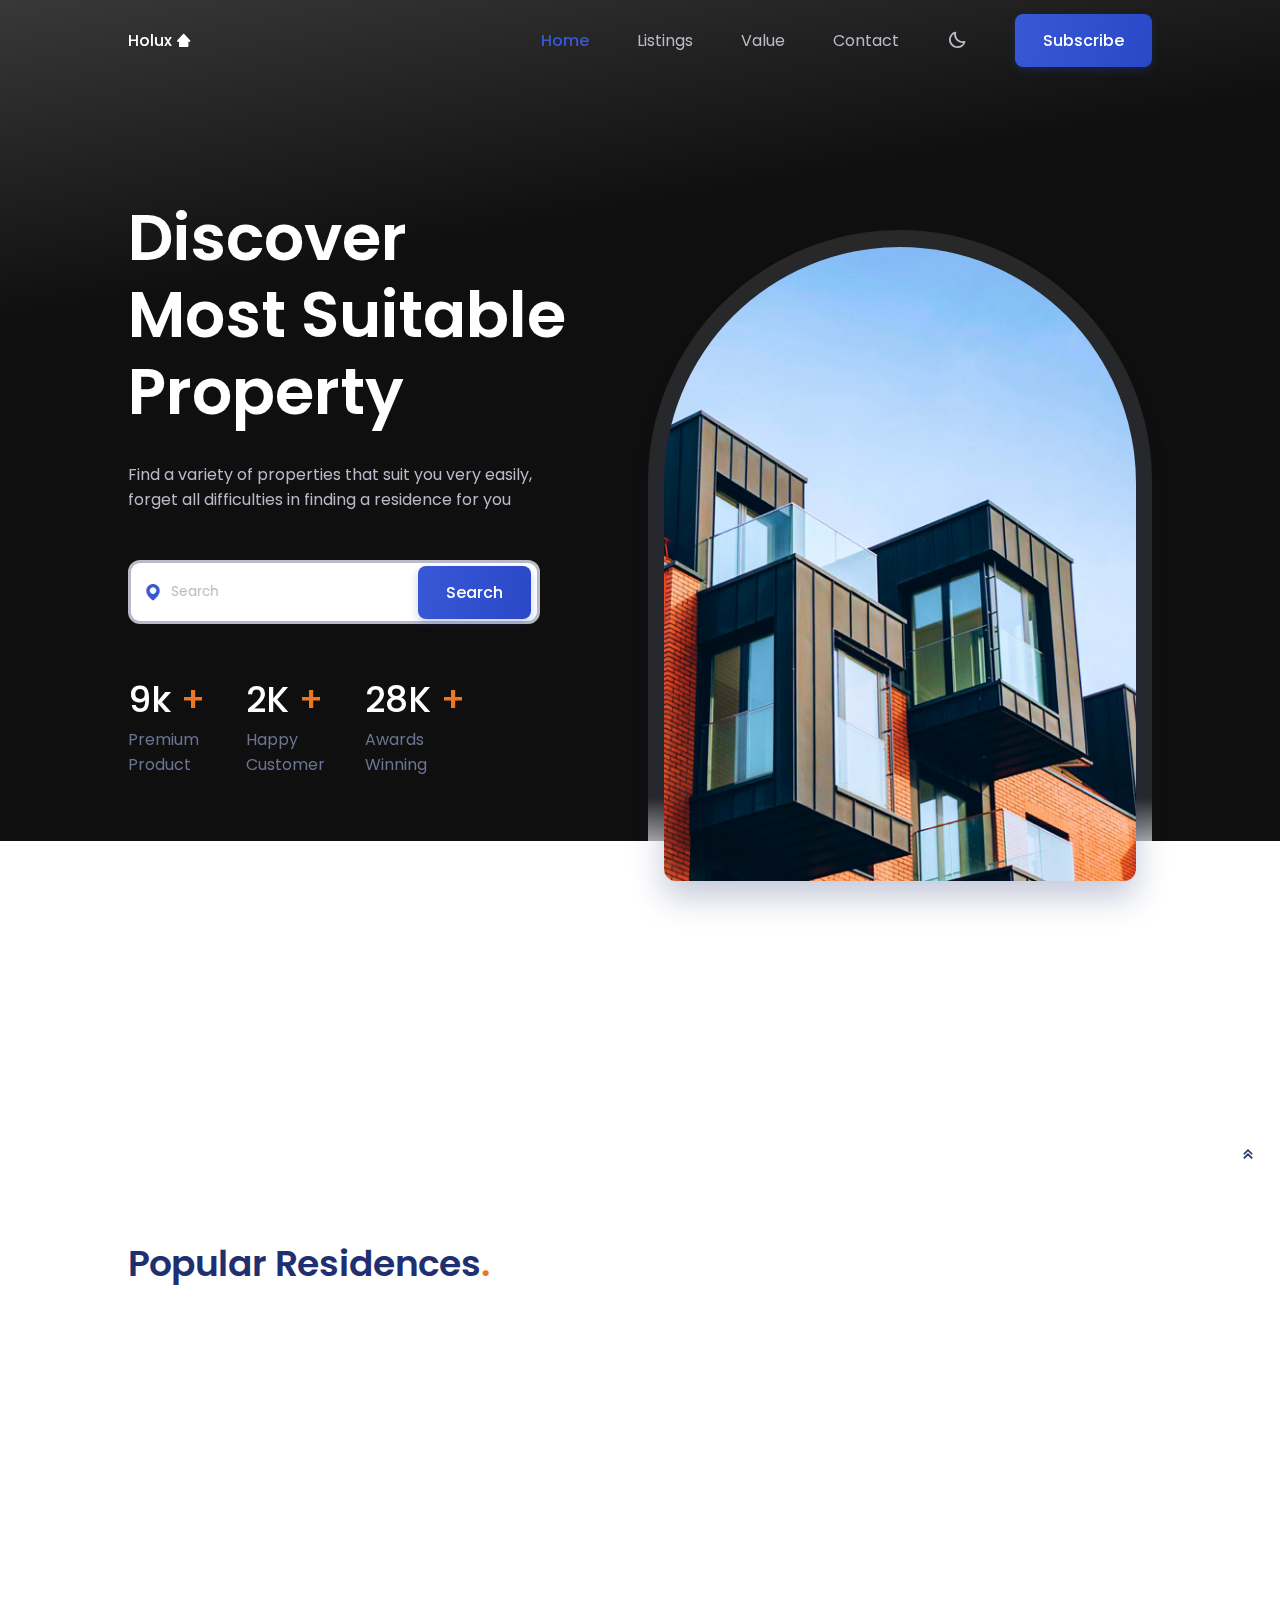
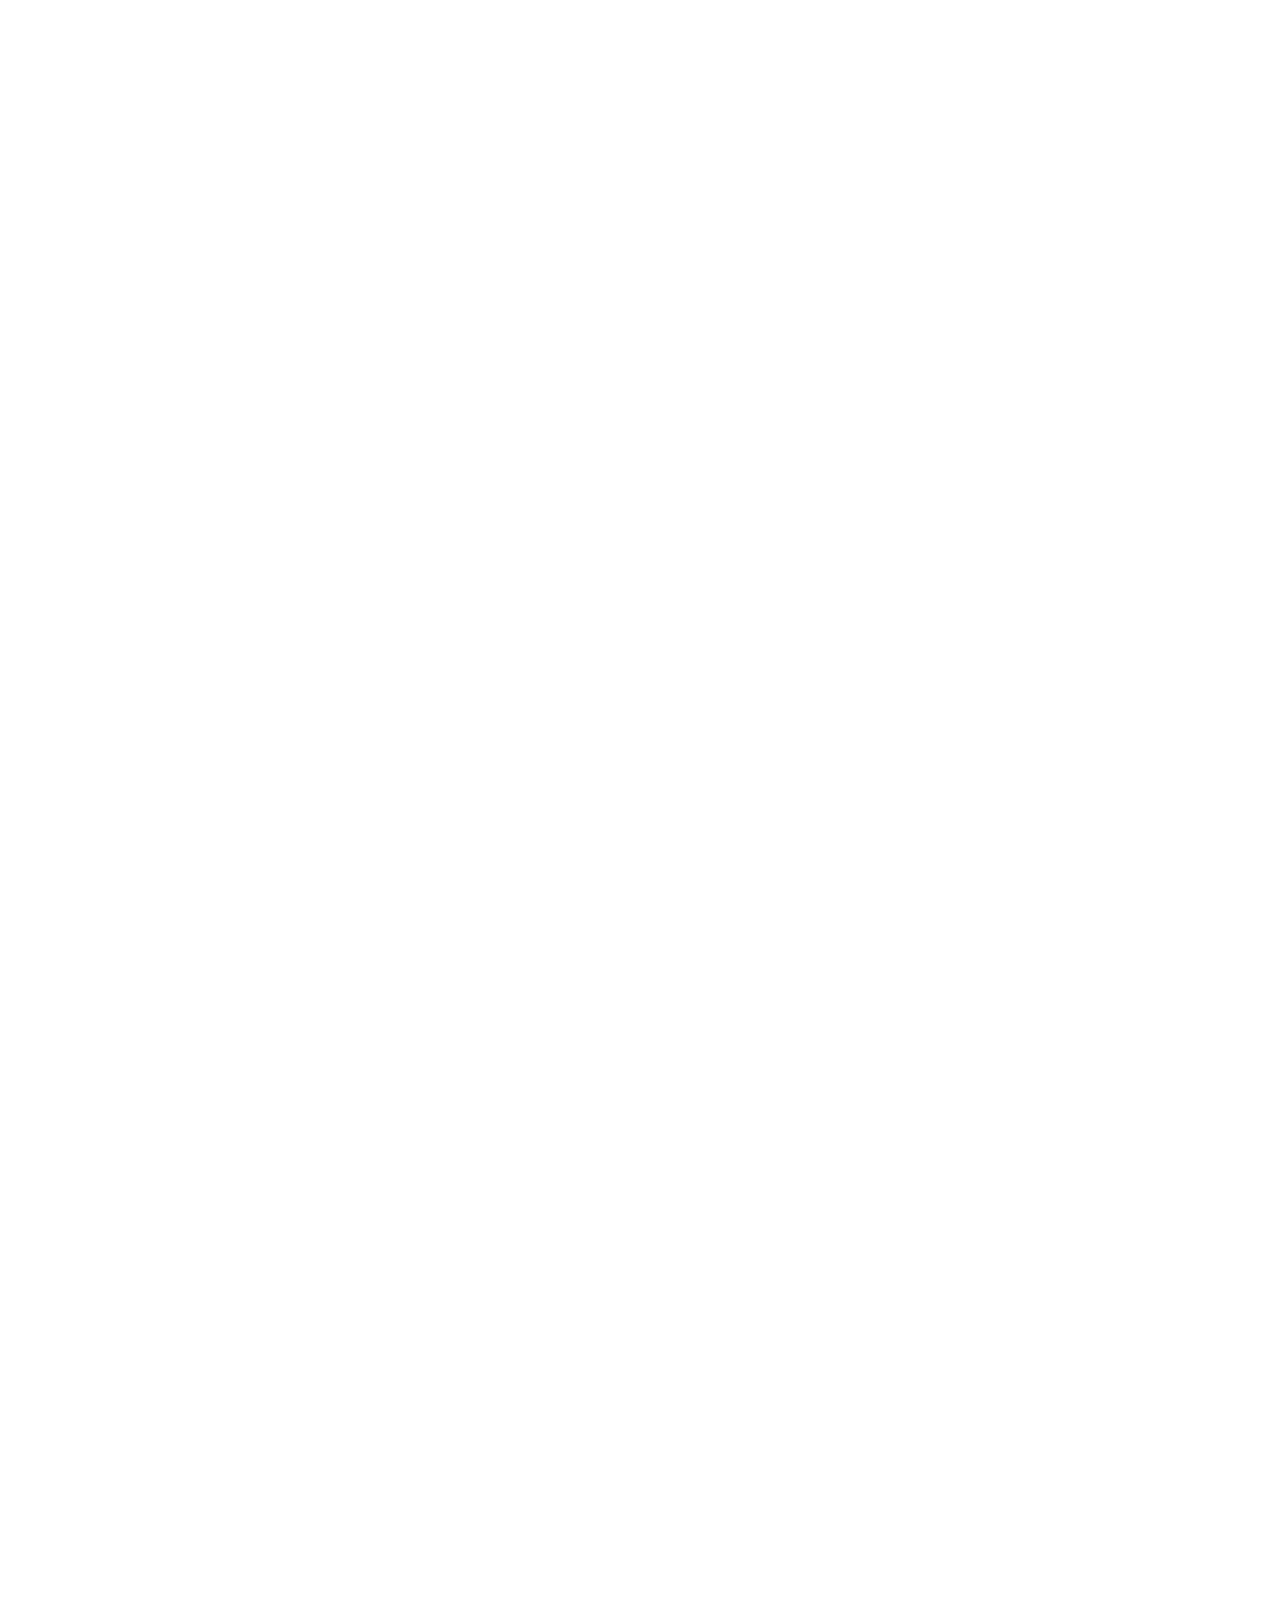
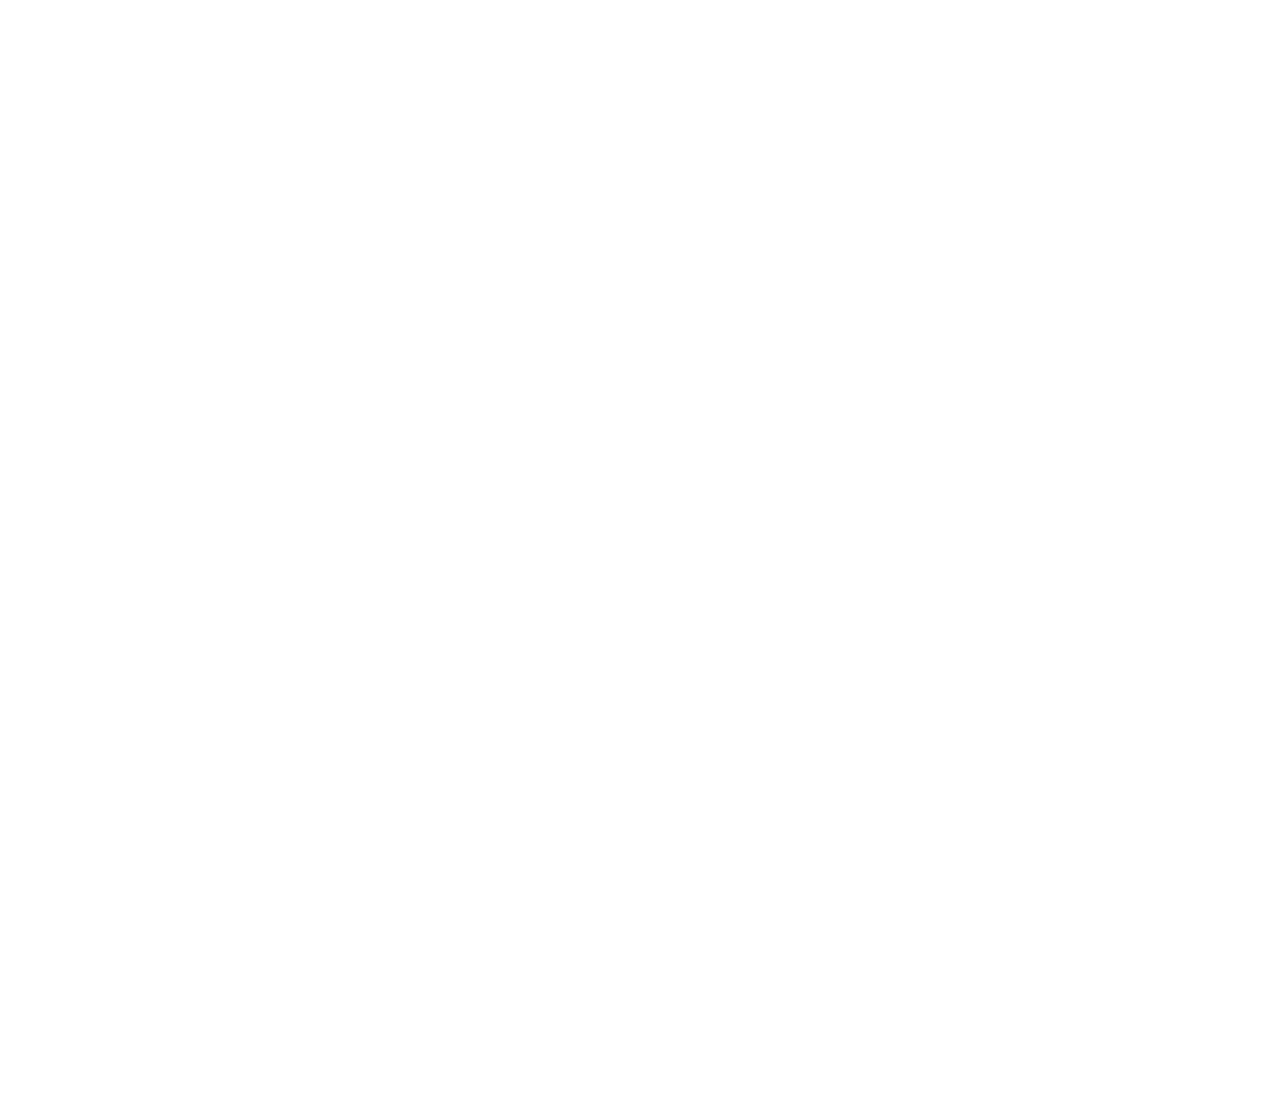
<file: index.html>
<!DOCTYPE html>
    <html lang="en">
    <head>
        <meta charset="UTF-8">
        <meta name="viewport" content="width=device-width, initial-scale=1.0">

        <!--=============== FAVICON ===============-->
        <link rel="shortcut icon" href="assets/img/favicon.png" type="image/x-icon">

        <!--=============== BOXICONS ===============-->
        <link href='https://unpkg.com/boxicons@2.1.4/css/boxicons.min.css' rel='stylesheet'>
        
        <!--=============== SWIPER CSS ===============-->
        <link rel="stylesheet" href="assets/css/swiper-bundle.min.css"/>

        <!--=============== CSS ===============-->
        <link rel="stylesheet" href="assets/css/styles.css">

        <title>Responsive listing website</title>
    </head>
    <body>
        <!--==================== HEADER ====================-->
        <header class="header" id="header">
            <nav class="nav container">
                <a href="#" class="nav__logo">
                    Holux <i class='bx bxs-home-alt-2'></i>
                </a>
                <div class="nav__menu">
                    <ul class="nav__list">
                        <li class="nav__item">
                            <a href="index.html" class="nav__link active-link">
                                <i class='bx bx-home-alt-2' ></i>
                                <span>Home</span>
                            </a>
                        </li>
                        <li class="nav__item">
                            <a href="listings.html" class="nav__link">
                                <i class='bx bx-buildings' ></i>
                                <span>Listings</span>
                            </a>
                        </li>
                        <li class="nav__item">
                            <a href="about.html" class="nav__link">
                                <i class='bx bx-award' ></i>
                                <span>Value</span>
                            </a>
                        </li>
                        <li class="nav__item">
                            <a href="contact.html" class="nav__link">
                                <i class='bx bx-phone' ></i>
                                <span>Contact</span>
                            </a>
                        </li>
                    </ul>
                </div>
                <!--========== Theme change ==========-->
                <i class='bx bx-moon change-theme' id="theme-button" ></i>

                <a href="" class="button nav__button">Subscribe</a>
            </nav>
        </header>

        <!--==================== MAIN ====================-->
        <main class="main">
            <!--==================== HOME ====================-->
            <section class="home section" id="home">
                <div class="home__container container grid">
                    <div class="home__data">
                        <h1 class="home__title">
                            Discover <br> Most Suitable <br> Property
                        </h1>
                        <p class="home__description">
                            Find a variety of properties that suit you very easily, forget all difficulties in finding a residence for you
                        </p>
                        <form action="" class="home__search">
                            <i class='bx bxs-map' ></i>
                            <input type="search" placeholder="Search" class="home__search-input">
                            <button class="button">Search</button>
                        </form>
                        <div class="home__value">
                            <div>
                                <h1 class="home__value-number">
                                    9k <span>+</span>
                                </h1>
                                <span class="home__value-description">
                                    Premium <br> Product
                                </span>
                            </div>
                            <div>
                                <h1 class="home__value-number">
                                    2K <span>+</span>
                                </h1>
                                <span class="home__value-description">
                                    Happy <br> Customer
                                </span>
                            </div>
                            <div>
                                <h1 class="home__value-number">
                                    28K <span>+</span>
                                </h1>
                                <span class="home__value-description">
                                    Awards <br> Winning
                                </span>
                            </div>
                        </div>
                    </div>
                    <div class="home__images">
                        <div class="home__orbe"></div>
                        <div class="home__img">
                            <img src="assets/img/home.jpg" alt="">
                        </div>
                    </div>
                </div>
            </section>

            <!--==================== LOGOS ====================-->
            <section class="logos section">
                <div class="logos__container container grid">
                    <div class="logos__img">
                        <img src="assets/img/logo1.png" alt="">
                    </div>
                    <div class="logos__img">
                        <img src="assets/img/logo2.png" alt="">
                    </div>
                    <div class="logos__img">
                        <img src="assets/img/logo3.png" alt="">
                    </div>
                    <div class="logos__img">
                        <img src="assets/img/logo4.png" alt="">
                    </div>
                </div>
            </section>

            <!--==================== POPULAR ====================-->
            <section class="polular section" id="popular">
                <div class="container">
                    
                    <h2 class="section__title">
                        Popular Residences<span>.</span>
                    </h2><a href="listings.html">
                    <div class="popular__container swiper">
                        <div class="swiper-wrapper">
                            <article class="popular__card swiper-slide">
                                <img src="assets/img/popular1.jpg" alt="" class="popular__img">
                                <div class="popular__data">
                                    <h2 class="popular__price">
                                        <span>$</span>66,356
                                    </h2>
                                    <h3 class="popular__title">
                                    <i class='bx bx-bed bd' > <span class="popular__description font">4 Beds</span></i>
                                    <i class='bx bx-bath bt'> <span class="popular__description font">3 Baths</span></i>
                                    <i class='bx bx-home ar'> <span class="popular__description font">9999 sqft</span></i>
                                    </h3>
                                    <p class="popular__description">
                                        Street The Garden City Of Miraflores, Lima - Perú Av. Sol #9876
                                    </p>
                                </div>
                            </article>
                            <article class="popular__card swiper-slide">
                                <img src="assets/img/popular2.jpg" alt="" class="popular__img">
                                <div class="popular__data">
                                    <h2 class="popular__price">
                                        <span>$</span>35,159
                                    </h2>
                                    <h3 class="popular__title">
                                    <i class='bx bx-bed bd' > <span class="popular__description font">4 Beds</span></i>
                                    <i class='bx bx-bath bt'> <span class="popular__description font">3 Baths</span></i>
                                    <i class='bx bx-home ar'> <span class="popular__description font">9999 sqft</span></i>
                                    </h3>
                                    <p class="popular__description">
                                        Street The Garden City Of Miraflores, Lima - Perú Av. Sol #9876
                                    </p>
                                </div>
                            </article>
                            <article class="popular__card swiper-slide">
                                <img src="assets/img/popular3.jpg" alt="" class="popular__img">
                                <div class="popular__data">
                                    <h2 class="popular__price">
                                        <span>$</span>75,043
                                    </h2>
                                    <h3 class="popular__title">
                                    <i class='bx bx-bed bd' > <span class="popular__description font">4 Beds</span></i>
                                    <i class='bx bx-bath bt'> <span class="popular__description font">3 Baths</span></i>
                                    <i class='bx bx-home ar'> <span class="popular__description font">9999 sqft</span></i>
                                    </h3>
                                    <p class="popular__description">
                                        Street The Garden City Of Miraflores, Lima - Perú Av. Sol #9876
                                    </p>
                                </div>
                            </article>
                            <article class="popular__card swiper-slide">
                                <img src="assets/img/popular4.jpg" alt="" class="popular__img">
                                <div class="popular__data">
                                    <h2 class="popular__price">
                                        <span>$</span>62,024
                                    </h2>
                                    <h3 class="popular__title">
                                    <i class='bx bx-bed bd' > <span class="popular__description font">4 Beds</span></i>
                                    <i class='bx bx-bath bt'> <span class="popular__description font">3 Baths</span></i>
                                    <i class='bx bx-home ar'> <span class="popular__description font">9999 sqft</span></i>
                                    </h3>
                                    <p class="popular__description">
                                        Street The Garden City Of Miraflores, Lima - Perú Av. Sol #9876
                                    </p>
                                </div>
                            </article>
                            <article class="popular__card swiper-slide">
                                <img src="assets/img/popular5.jpg" alt="" class="popular__img">
                                <div class="popular__data">
                                    <h2 class="popular__price">
                                        <span>$</span>47,043
                                    </h2>
                                    <h3 class="popular__title">
                                    <i class='bx bx-bed bd' > <span class="popular__description font">4 Beds</span></i>
                                    <i class='bx bx-bath bt'> <span class="popular__description font">3 Baths</span></i>
                                    <i class='bx bx-home ar'> <span class="popular__description font">9999 sqft</span></i>
                                    </h3>
                                    <p class="popular__description">
                                        Street The Garden City Of Miraflores, Lima - Perú Av. Sol #9876
                                    </p>
                                </div>
                            </article>
                        </div>
                        <div class="swiper-button-next">
                            <i class='bx bx-chevron-right'></i>
                        </div>
                        <div class="swiper-button-prev">
                            <i class='bx bx-chevron-left'></i>
                        </div>
                    </div></a>
                </div>
            </section>

            <!--==================== VALUE ====================-->
            <section class="value section" id="value">
                <div class="value__container container grid">
                    <div class="values__images">
                        <div class="value__orbe">
                            <div class="value__img">
                                <img src="assets/img/value.jpg" alt="">
                            </div>
                        </div>
                    </div>
                    <div class="value__content">
                        <div class="value__data">
                            
                            <h2 class="section__title">Value We Give To You<span>.</span></h2>
                            <p class="value__description">We always ready to help by providing the best service for you. We believe a good place to live can make your life better.</p>
                        </div>
                        <div class="value__accordion">
                            <div class="value__accordion-item">
                                <header class="value__accordion-header">
                                    <i class='bx bxs-shield-x value__accordion-icon'></i>
                                    <h3 class="value__accordion-title">
                                        Best interest rates on the market
                                    </h3>
                                    <div class="value__accordion-arrow">
                                        <i class='bx bxs-down-arrow'></i>
                                    </div>
                                </header>
                                <div class="value__accordion-content">
                                    <p class="value__accordion-description">
                                        Price we provides is the best for you, we guarantee no price changes on your property due to various unexpected costs that may come.
                                    </p>
                                </div>
                            </div>
                            <div class="value__accordion-item">
                                <header class="value__accordion-header">
                                    <i class='bx bxs-x-square value__accordion-icon'></i>
                                    <h3 class="value__accordion-title">
                                        Prevent unstable prices
                                    </h3>
                                    <div class="value__accordion-arrow">
                                        <i class='bx bxs-down-arrow'></i>
                                    </div>
                                </header>
                                <div class="value__accordion-content">
                                    <p class="value__accordion-description">
                                        Price we provides is the best for you, we guarantee no price changes on your property due to various unexpected costs that may come.
                                    </p>
                                </div>
                            </div>
                            <div class="value__accordion-item">
                                <header class="value__accordion-header">
                                    <i class='bx bxs-bar-chart-square value__accordion-icon'></i>
                                    <h3 class="value__accordion-title">
                                        Best prices on the market
                                    </h3>
                                    <div class="value__accordion-arrow">
                                        <i class='bx bxs-down-arrow'></i>
                                    </div>
                                </header>
                                <div class="value__accordion-content">
                                    <p class="value__accordion-description">
                                        Price we provides is the best for you, we guarantee no price changes on your property due to various unexpected costs that may come.
                                    </p>
                                </div>
                            </div>
                            <div class="value__accordion-item">
                                <header class="value__accordion-header">
                                    <i class='bx bxs-check-square value__accordion-icon'></i>
                                    <h3 class="value__accordion-title">
                                        Security of your data
                                    </h3>
                                    <div class="value__accordion-arrow">
                                        <i class='bx bxs-down-arrow'></i>
                                    </div>
                                </header>
                                <div class="value__accordion-content">
                                    <p class="value__accordion-description">
                                        Price we provides is the best for you, we guarantee no price changes on your property due to various unexpected costs that may come.
                                    </p>
                                </div>
                            </div>
                        </div>
                    </div>
                </div>
            </section>

            <!--==================== CONTACT ====================-->
            <section class="contact section" id="contact">
                <div class="contact__container container grid">
                    <div class="contact__images">
                        <div class="contact__orbe">
                            <div class="contact__img">
                                <img src="assets/img/contact.png" alt="">
                            </div>
                        </div>
                    </div>
                    <div class="contact__content">
                        <div class="contact__data">
                            
                            <h2 class="section__title">
                                Easy to Contact us<span>.</span>
                            </h2>
                            <p class="contact__description">
                                Is there a problem finding your dream home? Need a guide in buying first home? or need a consultation on residential issues? just contact us.
                            </p>
                        </div>
                        <div class="contact__card">
                            <div class="contact__card-box">
                                <div class="contact__card-info">
                                    <i class='bx bxs-phone-call'></i>
                                    <div>
                                        <h3 class="contact__card-title">
                                            Call
                                        </h3>
                                        <p class="contact__card-description">
                                            022.321.165.19
                                        </p>
                                    </div>
                                </div>
                                <button class="button contact__card-button">
                                    Call Now
                                </button>
                            </div>
                            <div class="contact__card-box">
                                <div class="contact__card-info">
                                    <i class='bx bxs-message-rounded-dots'></i>
                                    <div>
                                        <h3 class="contact__card-title">
                                            Chat
                                        </h3>
                                        <p class="contact__card-description">
                                            022.321.165.19
                                        </p>
                                    </div>
                                </div>
                                <button class="button contact__card-button">
                                    Chat Now
                                </button>
                            </div>
                            <div class="contact__card-box">
                                <div class="contact__card-info">
                                    <i class='bx bxs-video'></i>
                                    <div>
                                        <h3 class="contact__card-title">
                                            Video Call
                                        </h3>
                                        <p class="contact__card-description">
                                            022.321.165.19
                                        </p>
                                    </div>
                                </div>
                                <button class="button contact__card-button">
                                    Video Call Now
                                </button>
                            </div>
                            <div class="contact__card-box">
                                <div class="contact__card-info">
                                    <i class='bx bxs-envelope' ></i>
                                    <div>
                                        <h3 class="contact__card-title">
                                            Message
                                        </h3>
                                        <p class="contact__card-description">
                                            022.321.165.19
                                        </p>
                                    </div>
                                </div>
                                <button class="button contact__card-button">
                                    Message Now
                                </button>
                            </div>
                        </div>
                    </div>
                </div>
            </section>

            <!--==================== SUBSCRIBE ====================-->
            <section class="subscribe section">
                <div class="subscribe__container container">
                    <h1 class="subscribe__title">
                        Get Started with Holux
                    </h1>
                    <p class="subscribe__description">
                        Subscribe and find super attractive price quotes from us, Find your residence soon.
                    </p>
                    <a href="#" class="button subscribe__button">Get Started</a>
                </div>
            </section>
        </main>

        <!--==================== FOOTER ====================-->
        <footer class="footer section">
            <div class="footer__container container grid">
                <div>
                    <a href="#" class="footer__logo">
                       Holux <i class='bx bxs-home-alt-2'></i>
                    </a>
                    <p class="footer__description">
                        Our vision is to make all people the best place to live for them.
                    </p>
                </div>
                <div class="footer__content">
                    <div>
                        <h3 class="footer__title">
                            About
                        </h3>
                        <ul class="footer__links">
                            <li>
                                <a href="#" class="footer__link">About Us</a>
                            </li>
                            <li>
                                <a href="#" class="footer__link">Features</a>
                            </li>
                            <li>
                                <a href="#" class="footer__link">News & Blog</a>
                            </li>
                        </ul>
                    </div>
                    <div>
                        <h3 class="footer__title">
                            Company
                        </h3>
                        <ul class="footer__links">
                            <li>
                                <a href="#" class="footer__link">How We Work?</a>
                            </li>
                            <li>
                                <a href="#" class="footer__link">Capital</a>
                            </li>
                            <li>
                                <a href="#" class="footer__link">Security</a>
                            </li>
                        </ul>
                    </div>
                    <div>
                        <h3 class="footer__title">
                            Support
                        </h3>
                        <ul class="footer__links">
                            <li>
                                <a href="#" class="footer__link">FAQs</a>
                            </li>
                            <li>
                                <a href="#" class="footer__link">Support center</a>
                            </li>
                            <li>
                                <a href="#" class="footer__link">Contact Us</a>
                            </li>
                        </ul>
                    </div>
                    <div>
                        <h3 class="footer__title">
                            Follow us
                        </h3>
                        <ul class="footer__social">
                            <a href="https://www.facebook.com/" target="_blank" class="footer__social-link">
                                <i class='bx bxl-facebook-circle' ></i>
                            </a>
                            <a href="https://www.instagram.com/" target="_blank" class="footer__social-link">
                                <i class='bx bxl-instagram-alt' ></i>
                            </a>
                            <a href="https://www.pinterest.com/" target="_blank" class="footer__social-link">
                                <i class='bx bxl-pinterest' ></i>
                            </a>
                        </ul>
                    </div>
                </div>
            </div>

            <div class="footer__info container">
                <span class="footer__copy">
                    &#169; <a href="ibnulafif.com" target="_blank">Vympel IT</a>. All rigths reserved
                </span>
                <div class="footer__privacy">
                    <a href="#">Terms & Agreements</a>
                    <a href="#">Privacy Policy</a>
                </div>
            </div>
        </footer>


        <!--========== SCROLL UP ==========-->
        <a href="#" class="scrollup" id="scroll-up">
            <i class='bx bx-chevrons-up'></i>
        </a>

        <!--=============== SCROLLREVEAL ===============-->
        <script src="assets/js/scrollreveal.min.js"></script>

        <!--=============== SWIPER JS ===============-->
        <script src="https://cdn.jsdelivr.net/npm/swiper@9/swiper-bundle.min.js"></script>

        <!--=============== MAIN JS ===============-->
        <script src="assets/js/main.js"></script>
    </body>
</html>
</file>
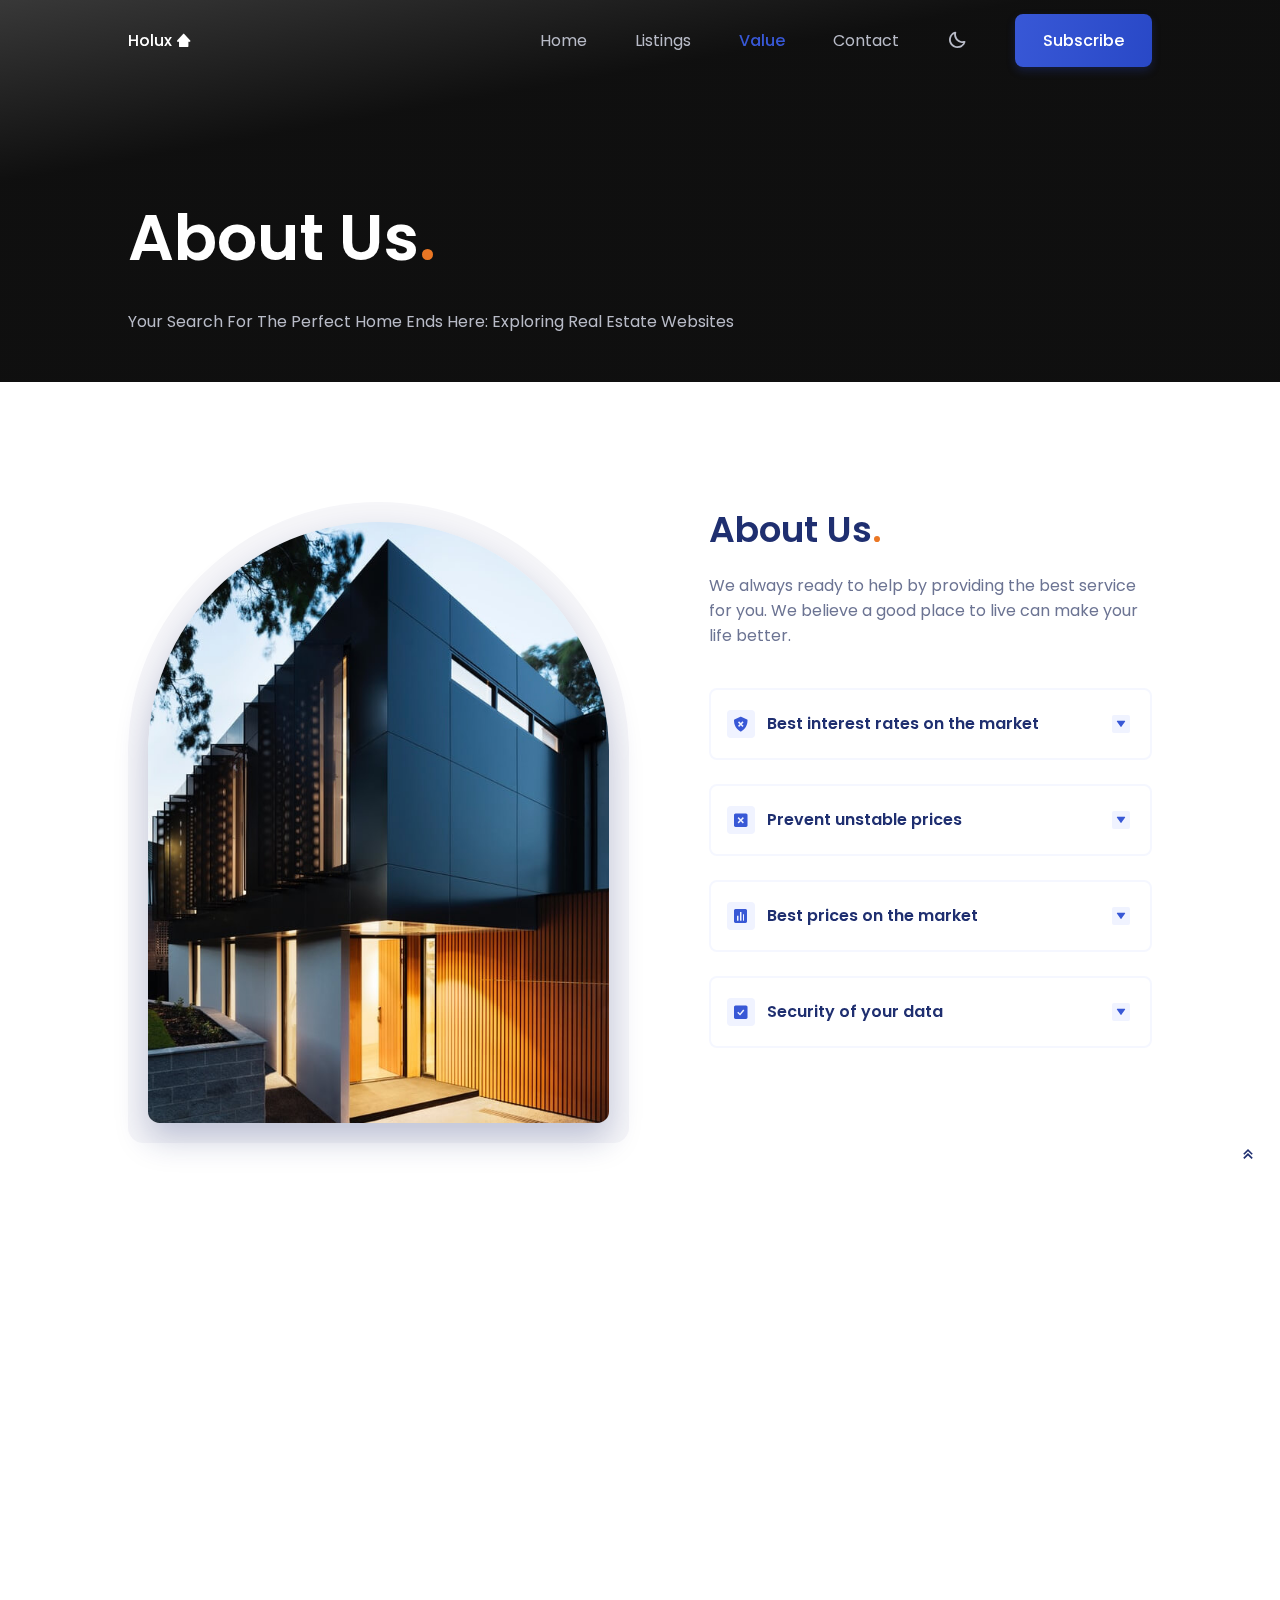
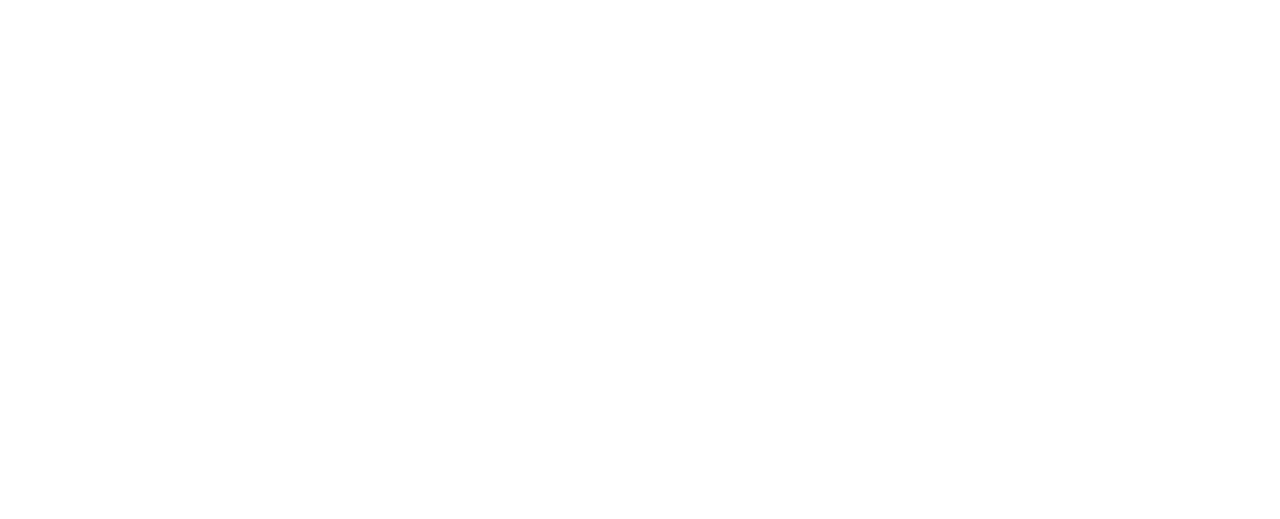
<file: about.html>
<!DOCTYPE html>
<html lang="en">
<head>
	<meta charset="UTF-8">
        <meta name="viewport" content="width=device-width, initial-scale=1.0">

        <!--=============== FAVICON ===============-->
        <link rel="shortcut icon" href="assets/img/favicon.png" type="image/x-icon">

        <!--=============== BOXICONS ===============-->
        <link href='https://unpkg.com/boxicons@2.1.4/css/boxicons.min.css' rel='stylesheet'>
        
        <!--=============== SWIPER CSS ===============-->
        <link rel="stylesheet" href="assets/css/swiper-bundle.min.css"/>

        <!--=============== CSS ===============-->
        <link rel="stylesheet" href="assets/css/styles.css">

        <title>Responsive listing website</title>
</head>
<body>
	<!--==================== HEADER ====================-->
        <header class="header" id="header">
            <nav class="nav container">
                <a href="#" class="nav__logo">
                    Holux <i class='bx bxs-home-alt-2'></i>
                </a>
                <div class="nav__menu">
                    <ul class="nav__list">
                        <li class="nav__item">
                            <a href="index.html" class="nav__link">
                                <i class='bx bx-home-alt-2' ></i>
                                <span>Home</span>
                            </a>
                        </li>
                        <li class="nav__item">
                            <a href="listings.html" class="nav__link">
                                <i class='bx bx-buildings' ></i>
                                <span>Listings</span>
                            </a>
                        </li>
                        <li class="nav__item">
                            <a href="about.html" class="nav__link active-link">
                                <i class='bx bx-award' ></i>
                                <span>Value</span>
                            </a>
                        </li>
                        <li class="nav__item">
                            <a href="contact.html" class="nav__link">
                                <i class='bx bx-phone' ></i>
                                <span>Contact</span>
                            </a>
                        </li>
                    </ul>
                </div>
                <!--========== Theme change ==========-->
                <i class='bx bx-moon change-theme' id="theme-button" ></i>

                <a href="" class="button nav__button">Subscribe</a>
            </nav>
        </header>

            <!--==================== HOME ====================-->
            <section class="home section" id="home">
                <div class="home__container container ">
                    <h1 class="home__title">
                       About Us<span>.</span>
                    </h1>
                    <div class="home__value">
                        <p class="home__description">Your Search For The Perfect Home Ends Here: Exploring Real Estate Websites</p>
                    </div>
                </div>
            </section>

        <!--Image-->
        
        <!--Value-->

        <section class="value section" id="value">
                <div class="value__container container grid">
                    <div class="values__images">
                        <div class="value__orbe">
                            <div class="value__img">
                                <img src="assets/img/value.jpg" alt="">
                            </div>
                        </div>
                    </div>
                    <div class="value__content">
                        <div class="value__data">
                            <h2 class="section__title">About Us<span>.</span></h2>
                            <p class="value__description">We always ready to help by providing the best service for you. We believe a good place to live can make your life better.</p>
                        </div>
                        <div class="value__accordion">
                            <div class="value__accordion-item">
                                <header class="value__accordion-header">
                                    <i class='bx bxs-shield-x value__accordion-icon'></i>
                                    <h3 class="value__accordion-title">
                                        Best interest rates on the market
                                    </h3>
                                    <div class="value__accordion-arrow">
                                        <i class='bx bxs-down-arrow'></i>
                                    </div>
                                </header>
                                <div class="value__accordion-content">
                                    <p class="value__accordion-description">
                                        Price we provides is the best for you, we guarantee no price changes on your property due to various unexpected costs that may come.
                                    </p>
                                </div>
                            </div>
                            <div class="value__accordion-item">
                                <header class="value__accordion-header">
                                    <i class='bx bxs-x-square value__accordion-icon'></i>
                                    <h3 class="value__accordion-title">
                                        Prevent unstable prices
                                    </h3>
                                    <div class="value__accordion-arrow">
                                        <i class='bx bxs-down-arrow'></i>
                                    </div>
                                </header>
                                <div class="value__accordion-content">
                                    <p class="value__accordion-description">
                                        Price we provides is the best for you, we guarantee no price changes on your property due to various unexpected costs that may come.
                                    </p>
                                </div>
                            </div>
                            <div class="value__accordion-item">
                                <header class="value__accordion-header">
                                    <i class='bx bxs-bar-chart-square value__accordion-icon'></i>
                                    <h3 class="value__accordion-title">
                                        Best prices on the market
                                    </h3>
                                    <div class="value__accordion-arrow">
                                        <i class='bx bxs-down-arrow'></i>
                                    </div>
                                </header>
                                <div class="value__accordion-content">
                                    <p class="value__accordion-description">
                                        Price we provides is the best for you, we guarantee no price changes on your property due to various unexpected costs that may come.
                                    </p>
                                </div>
                            </div>
                            <div class="value__accordion-item">
                                <header class="value__accordion-header">
                                    <i class='bx bxs-check-square value__accordion-icon'></i>
                                    <h3 class="value__accordion-title">
                                        Security of your data
                                    </h3>
                                    <div class="value__accordion-arrow">
                                        <i class='bx bxs-down-arrow'></i>
                                    </div>
                                </header>
                                <div class="value__accordion-content">
                                    <p class="value__accordion-description">
                                        Price we provides is the best for you, we guarantee no price changes on your property due to various unexpected costs that may come.
                                    </p>
                                </div>
                            </div>
                        </div>
                    </div>
                </div>
            </section>

            <!--FAQ-->
            <section class="subscribe section">
                <div class="subscribe__container container">
                    <h1 class="subscribe__title">
                        Who We Are
                    </h1>
                    <p class="subscribe__description">
                        There are many variations of passages of Lorem Ipsum available, but the majority have suffered alteration in some form, by injected humour, or randomised words which don't look even slightly believable. If you are going to use a passage of Lorem Ipsum, you need to be sure there isn't anything embarrassing hidden in the middle of text. All the Lorem Ipsum generators on the Internet tend to repeat predefined chunks as necessary, making this the first true generator on the Internet. It uses a dictionary of over 200 Latin words, combined with a handful of model sentence structures, to generate Lorem Ipsum which looks reasonable. The generated Lorem Ipsum is therefore always free from repetition, injected humour, or non-characteristic words etc.
                </div>
            </section>

        <!--footer-->
         <footer class="footer section">
            <div class="footer__container container grid">
                <div>
                    <a href="#" class="footer__logo">
                       Holux <i class='bx bxs-home-alt-2'></i>
                    </a>
                    <p class="footer__description">
                        Our vision is to make all people the best place to live for them.
                    </p>
                </div>
                <div class="footer__content">
                    <div>
                        <h3 class="footer__title">
                            About
                        </h3>
                        <ul class="footer__links">
                            <li>
                                <a href="#" class="footer__link">About Us</a>
                            </li>
                            <li>
                                <a href="#" class="footer__link">Features</a>
                            </li>
                            <li>
                                <a href="#" class="footer__link">News & Blog</a>
                            </li>
                        </ul>
                    </div>
                    <div>
                        <h3 class="footer__title">
                            Company
                        </h3>
                        <ul class="footer__links">
                            <li>
                                <a href="#" class="footer__link">How We Work?</a>
                            </li>
                            <li>
                                <a href="#" class="footer__link">Capital</a>
                            </li>
                            <li>
                                <a href="#" class="footer__link">Security</a>
                            </li>
                        </ul>
                    </div>
                    <div>
                        <h3 class="footer__title">
                            Support
                        </h3>
                        <ul class="footer__links">
                            <li>
                                <a href="#" class="footer__link">FAQs</a>
                            </li>
                            <li>
                                <a href="#" class="footer__link">Support center</a>
                            </li>
                            <li>
                                <a href="#" class="footer__link">Contact Us</a>
                            </li>
                        </ul>
                    </div>
                    <div>
                        <h3 class="footer__title">
                            Follow us
                        </h3>
                        <ul class="footer__social">
                            <a href="https://www.facebook.com/" target="_blank" class="footer__social-link">
                                <i class='bx bxl-facebook-circle' ></i>
                            </a>
                            <a href="https://www.instagram.com/" target="_blank" class="footer__social-link">
                                <i class='bx bxl-instagram-alt' ></i>
                            </a>
                            <a href="https://www.pinterest.com/" target="_blank" class="footer__social-link">
                                <i class='bx bxl-pinterest' ></i>
                            </a>
                        </ul>
                    </div>
                </div>
            </div>

            <div class="footer__info container">
                <span class="footer__copy">
                    &#169; <a href="ibnulafif.com" target="_blank">Vympel IT</a>. All rigths reserved
                </span>
                <div class="footer__privacy">
                    <a href="#">Terms & Agreements</a>
                    <a href="#">Privacy Policy</a>
                </div>
            </div>
        </footer>


        <!--========== SCROLL UP ==========-->
        <a href="#" class="scrollup" id="scroll-up">
            <i class='bx bx-chevrons-up'></i>
        </a>

        <!--=============== SCROLLREVEAL ===============-->
        <script src="assets/js/scrollreveal.min.js"></script>

        <!--=============== SWIPER JS ===============-->
        <script src="https://cdn.jsdelivr.net/npm/swiper@9/swiper-bundle.min.js"></script>

        <!--=============== MAIN JS ===============-->
        <script src="assets/js/main.js"></script>

</body>
</html>
</file>
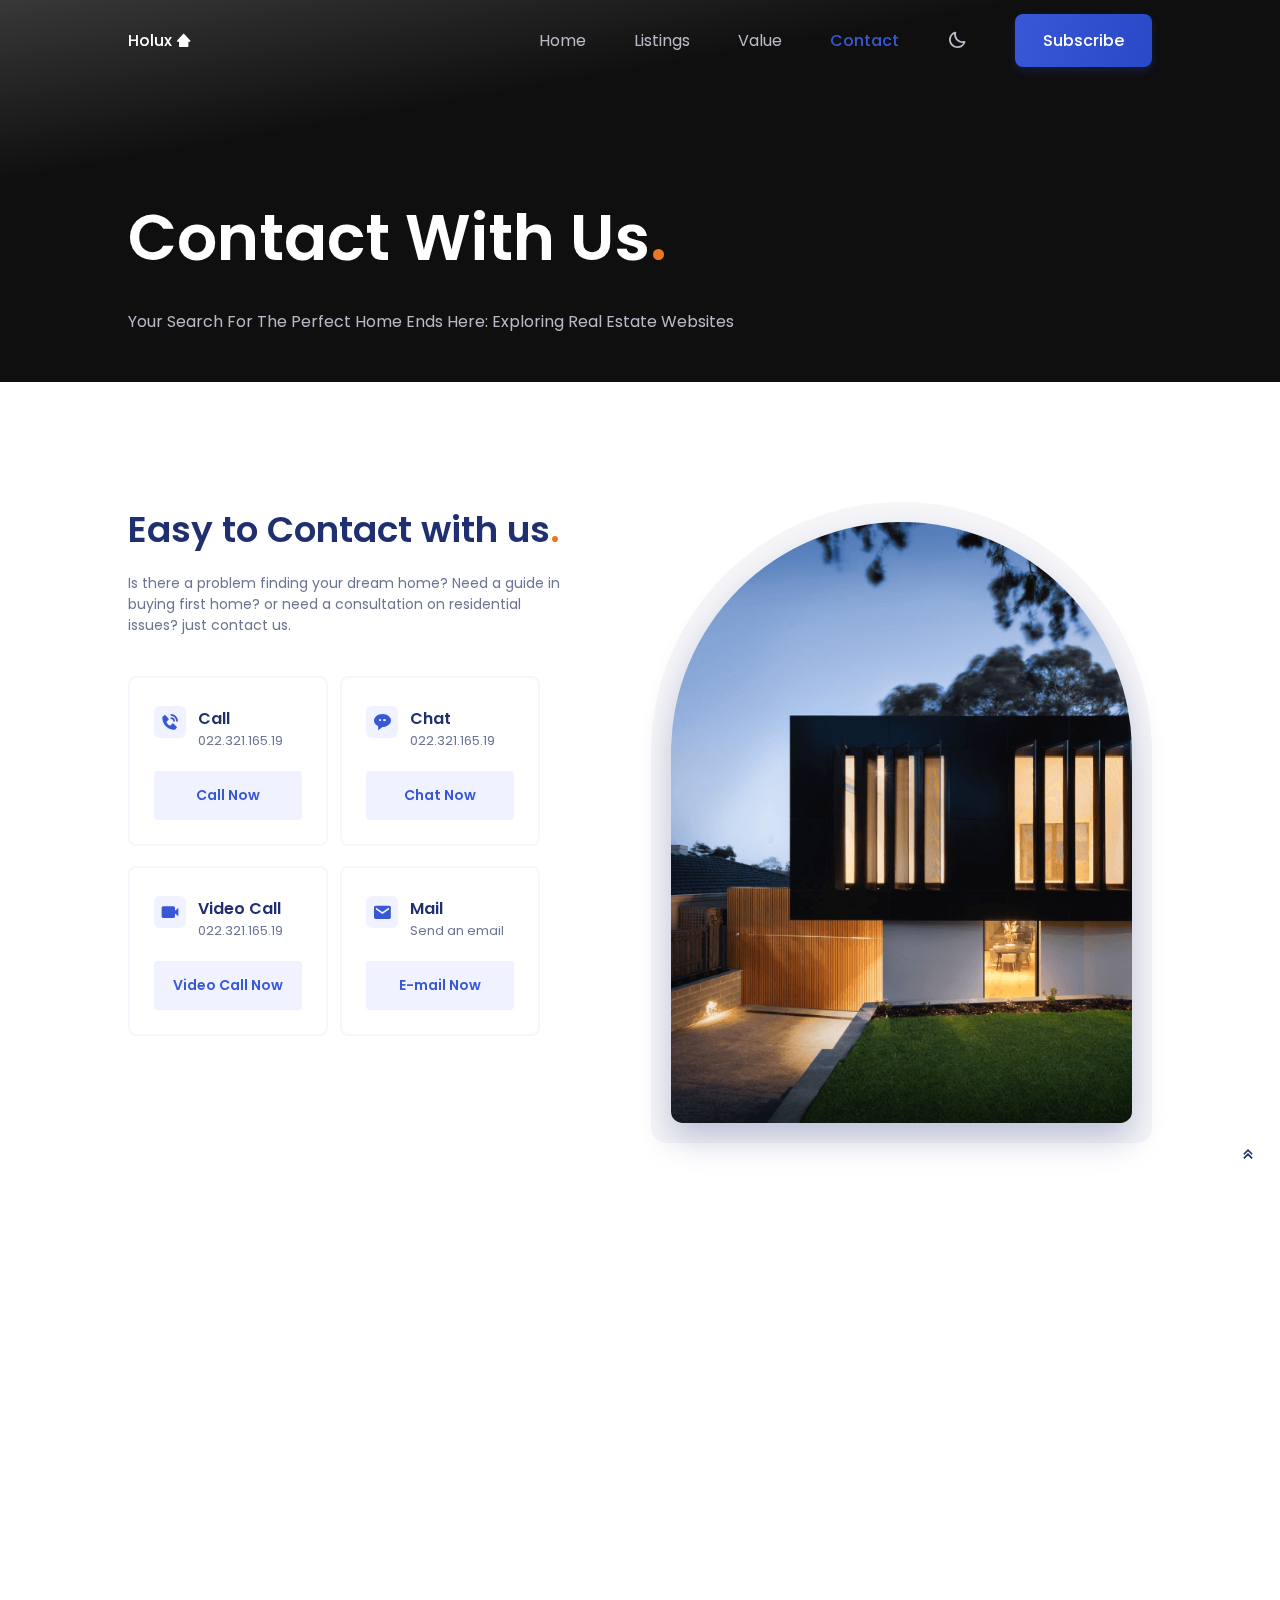
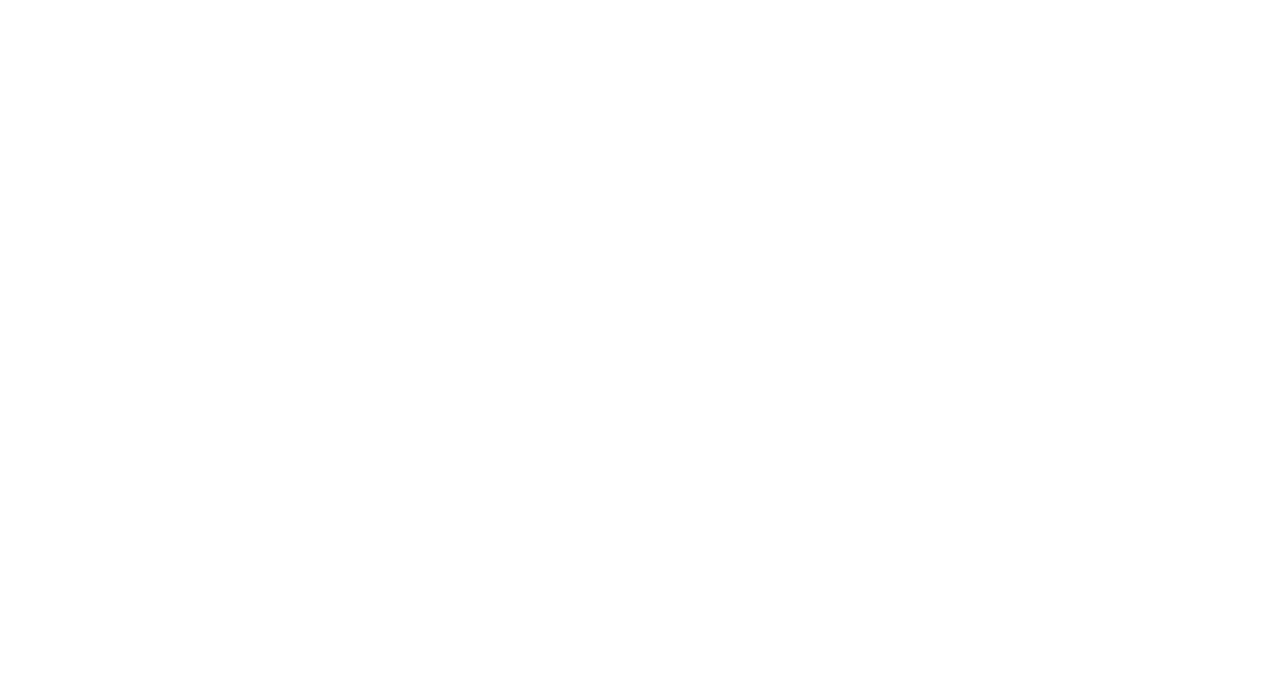
<file: contact.html>
<!DOCTYPE html>
<html lang="en">
<head>
	<meta charset="UTF-8">
        <meta name="viewport" content="width=device-width, initial-scale=1.0">

        <!--=============== FAVICON ===============-->
        <link rel="shortcut icon" href="assets/img/favicon.png" type="image/x-icon">

        <!--=============== BOXICONS ===============-->
        <link href='https://unpkg.com/boxicons@2.1.4/css/boxicons.min.css' rel='stylesheet'>
        
        <!--=============== SWIPER CSS ===============-->
        <link rel="stylesheet" href="assets/css/swiper-bundle.min.css"/>

        <!--=============== CSS ===============-->
        <link rel="stylesheet" href="assets/css/styles.css">

        
        <title>Responsive listing website</title>
</head>
<body>
	<!--==================== HEADER ====================-->
        <header class="header" id="header">
            <nav class="nav container">
                <a href="#" class="nav__logo">
                    Holux <i class='bx bxs-home-alt-2'></i>
                </a>
                <div class="nav__menu">
                    <ul class="nav__list">
                        <li class="nav__item">
                            <a href="index.html" class="nav__link">
                                <i class='bx bx-home-alt-2' ></i>
                                <span>Home</span>
                            </a>
                        </li>
                        <li class="nav__item">
                            <a href="listings.html" class="nav__link">
                                <i class='bx bx-buildings' ></i>
                                <span>Listings</span>
                            </a>
                        </li>
                        <li class="nav__item">
                            <a href="about.html" class="nav__link">
                                <i class='bx bx-award' ></i>
                                <span>Value</span>
                            </a>
                        </li>
                        <li class="nav__item">
                            <a href="contact.html" class="nav__link active-link">
                                <i class='bx bx-phone' ></i>
                                <span>Contact</span>
                            </a>
                        </li>
                    </ul>
                </div>
                <!--========== Theme change ==========-->
                <i class='bx bx-moon change-theme' id="theme-button" ></i>

                <a href="" class="button nav__button">Subscribe</a>
            </nav>
        </header>

            <!--==================== HOME ====================-->
            <section class="home section" id="home">
                <div class="home__container container ">
                    <h1 class="home__title">
                       Contact With Us<span>.</span>
                    </h1>
                    <div class="home__value">
                        <p class="home__description">Your Search For The Perfect Home Ends Here: Exploring Real Estate Websites</p>
                    </div>
                </div>
            </section>

       	<!--========== Contact Info ==========-->

        <section class="contact section" id="contact">
                <div class="contact__container container grid">
                    <div class="contact__images">
                        <div class="contact__orbe">
                            <div class="contact__img">
                                <img src="assets/img/contact.png" alt="">
                            </div>
                        </div>
                    </div>
                    <div class="contact__content">
                        <div class="contact__data">
                            <h2 class="section__title">
                                Easy to Contact with us<span>.</span>
                            </h2>
                            <p class="contact__description">
                                Is there a problem finding your dream home? Need a guide in buying first home? or need a consultation on residential issues? just contact us.
                            </p>
                        </div>
                        <div class="contact__card">
                            <div class="contact__card-box">
                                <div class="contact__card-info">
                                    <i class='bx bxs-phone-call'></i>
                                    <div>
                                        <h3 class="contact__card-title">
                                            Call
                                        </h3>
                                        <p class="contact__card-description">
                                            022.321.165.19
                                        </p>
                                    </div>
                                </div>
                                <button class="button contact__card-button">
                                    Call Now
                                </button>
                            </div>
                            <div class="contact__card-box">
                                <div class="contact__card-info">
                                    <i class='bx bxs-message-rounded-dots'></i>
                                    <div>
                                        <h3 class="contact__card-title">
                                            Chat
                                        </h3>
                                        <p class="contact__card-description">
                                            022.321.165.19
                                        </p>
                                    </div>
                                </div>
                                <button class="button contact__card-button">
                                    Chat Now
                                </button>
                            </div>
                            <div class="contact__card-box">
                                <div class="contact__card-info">
                                    <i class='bx bxs-video'></i>
                                    <div>
                                        <h3 class="contact__card-title">
                                            Video Call
                                        </h3>
                                        <p class="contact__card-description">
                                            022.321.165.19
                                        </p>
                                    </div>
                                </div>
                                <button class="button contact__card-button">
                                    Video Call Now
                                </button>
                            </div>
                            <div class="contact__card-box">
                                <div class="contact__card-info">
                                    <i class='bx bxs-envelope' ></i>
                                    <div>
                                        <h3 class="contact__card-title">
                                            Mail
                                        </h3>
                                        <p class="contact__card-description">
                                            Send an email
                                        </p>
                                    </div>
                                </div>
                                <button class="button contact__card-button">
                                    E-mail Now
                                </button>
                            </div>
                        </div>
                    </div>
                </div>
            </section>



          <!--contact form-->

          	<section class="subscribe section">
                <div class="subscribe__container container">
                    <h1 class="subscribe__title">
                        Get Started with Holux
                    </h1>
                    <input type="text" class="feild" placeholder="Your Name">
			  		<input type="email" class="feild" placeholder="Your Email">
			  		<textarea class="feild area" placeholder="Message"></textarea>
			  		<input type="submit" value="Submit" class="button subscribe__button">
                </div>
            </section>
			   
          <!--Footer-->

         <footer class="footer section">
            <div class="footer__container container grid">
                <div>
                    <a href="#" class="footer__logo">
                       Holux <i class='bx bxs-home-alt-2'></i>
                    </a>
                    <p class="footer__description">
                        Our vision is to make all people the best place to live for them.
                    </p>
                </div>
                <div class="footer__content">
                    <div>
                        <h3 class="footer__title">
                            About
                        </h3>
                        <ul class="footer__links">
                            <li>
                                <a href="#" class="footer__link">About Us</a>
                            </li>
                            <li>
                                <a href="#" class="footer__link">Features</a>
                            </li>
                            <li>
                                <a href="#" class="footer__link">News & Blog</a>
                            </li>
                        </ul>
                    </div>
                    <div>
                        <h3 class="footer__title">
                            Company
                        </h3>
                        <ul class="footer__links">
                            <li>
                                <a href="#" class="footer__link">How We Work?</a>
                            </li>
                            <li>
                                <a href="#" class="footer__link">Capital</a>
                            </li>
                            <li>
                                <a href="#" class="footer__link">Security</a>
                            </li>
                        </ul>
                    </div>
                    <div>
                        <h3 class="footer__title">
                            Support
                        </h3>
                        <ul class="footer__links">
                            <li>
                                <a href="#" class="footer__link">FAQs</a>
                            </li>
                            <li>
                                <a href="#" class="footer__link">Support center</a>
                            </li>
                            <li>
                                <a href="#" class="footer__link">Contact Us</a>
                            </li>
                        </ul>
                    </div>
                    <div>
                        <h3 class="footer__title">
                            Follow us
                        </h3>
                        <ul class="footer__social">
                            <a href="https://www.facebook.com/" target="_blank" class="footer__social-link">
                                <i class='bx bxl-facebook-circle' ></i>
                            </a>
                            <a href="https://www.instagram.com/" target="_blank" class="footer__social-link">
                                <i class='bx bxl-instagram-alt' ></i>
                            </a>
                            <a href="https://www.pinterest.com/" target="_blank" class="footer__social-link">
                                <i class='bx bxl-pinterest' ></i>
                            </a>
                        </ul>
                    </div>
                </div>
            </div>

            <div class="footer__info container">
                <span class="footer__copy">
                    &#169; <a href="ibnulafif.com" target="_blank">Vympel IT</a>. All rigths reserved
                </span>
                <div class="footer__privacy">
                    <a href="#">Terms & Agreements</a>
                    <a href="#">Privacy Policy</a>
                </div>
            </div>
        </footer>


        <!--========== SCROLL UP ==========-->
        <a href="#" class="scrollup" id="scroll-up">
            <i class='bx bx-chevrons-up'></i>
        </a>

        <!--=============== SCROLLREVEAL ===============-->
        <script src="assets/js/scrollreveal.min.js"></script>

        <!--=============== SWIPER JS ===============-->
        <script src="https://cdn.jsdelivr.net/npm/swiper@9/swiper-bundle.min.js"></script>

        <!--=============== MAIN JS ===============-->
        <script src="assets/js/main.js"></script>

        <!--=============== BOOTSTRAP JS ===============-->
        

</body>
</html>
</file>
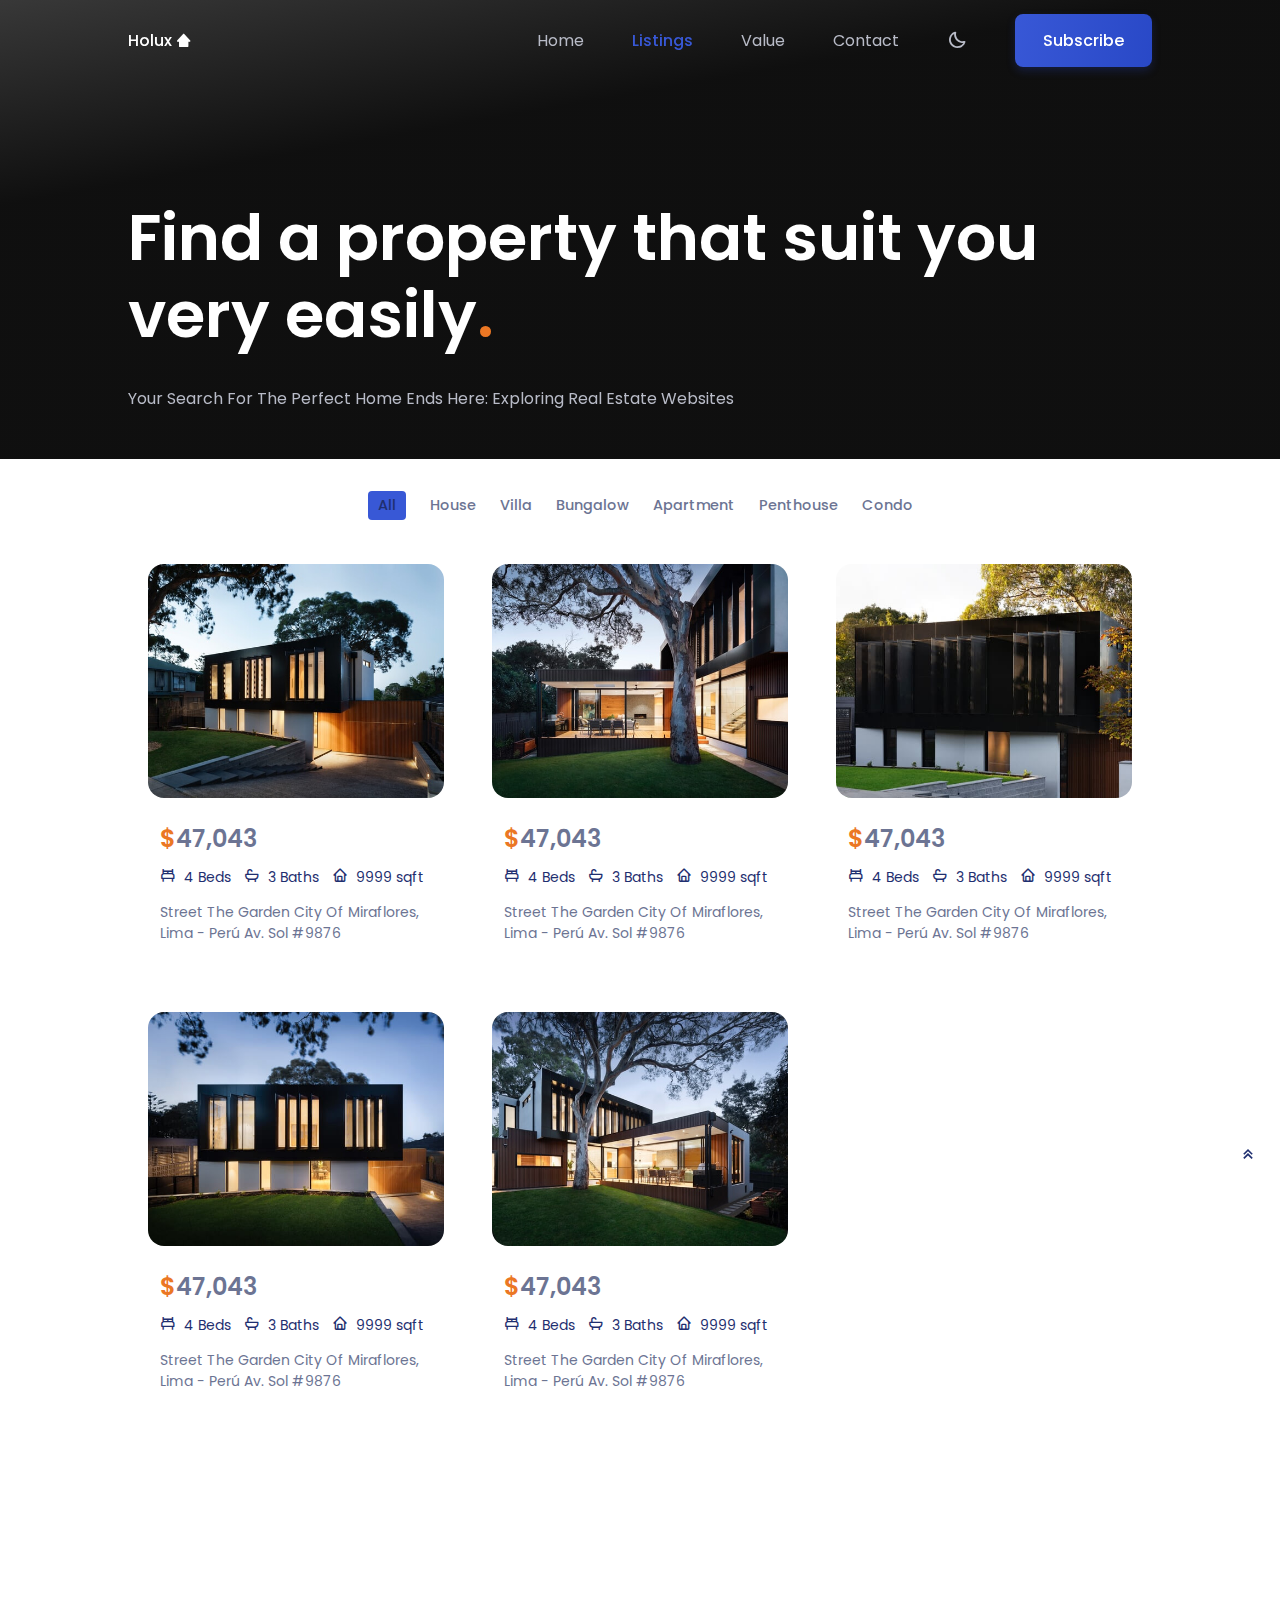
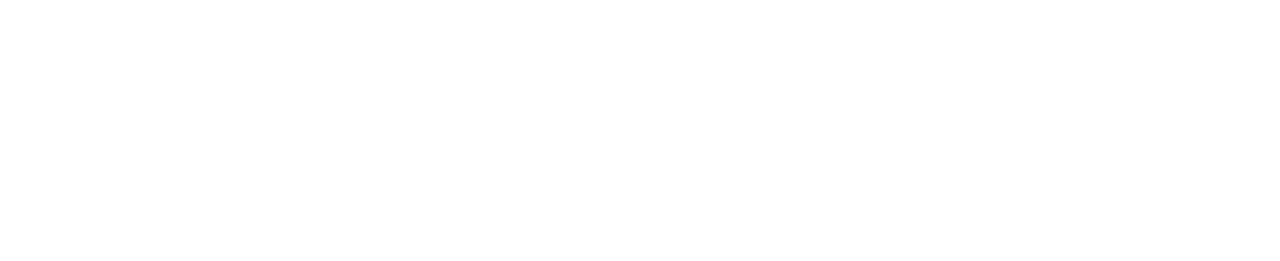
<file: listings.html>
<!DOCTYPE html>
<html lang="en">
<head>
	<meta charset="UTF-8">
        <meta name="viewport" content="width=device-width, initial-scale=1.0">

        <!--=============== FAVICON ===============-->
        <link rel="shortcut icon" href="assets/img/favicon.png" type="image/x-icon">

        <!--=============== BOXICONS ===============-->
        <link href='https://unpkg.com/boxicons@2.1.4/css/boxicons.min.css' rel='stylesheet'>
        
        <!--=============== SWIPER CSS ===============-->
        <link rel="stylesheet" href="assets/css/swiper-bundle.min.css"/>

        <!--=============== CSS ===============-->
        <link rel="stylesheet" href="assets/css/styles.css">

        <title>Responsive listing website</title>
</head>
<body>
	<!--==================== HEADER ====================-->
        <header class="header" id="header">
            <nav class="nav container">
                <a href="#" class="nav__logo">
                    Holux <i class='bx bxs-home-alt-2'></i>
                </a>
                <div class="nav__menu">
                    <ul class="nav__list">
                        <li class="nav__item">
                            <a href="index.html" class="nav__link">
                                <i class='bx bx-home-alt-2' ></i>
                                <span>Home</span>
                            </a>
                        </li>
                        <li class="nav__item">
                            <a href="listings.html" class="nav__link active-link">
                                <i class='bx bx-buildings' ></i>
                                <span>Listings</span>
                            </a>
                        </li>
                        <li class="nav__item">
                            <a href="about.html" class="nav__link">
                                <i class='bx bx-award' ></i>
                                <span>Value</span>
                            </a>
                        </li>
                        <li class="nav__item">
                            <a href="contact.html" class="nav__link">
                                <i class='bx bx-phone' ></i>
                                <span>Contact</span>
                            </a>
                        </li>
                    </ul>
                </div>
                <!--========== Theme change ==========-->
                <i class='bx bx-moon change-theme' id="theme-button" ></i>

                <a href="" class="button nav__button">Subscribe</a>
            </nav>
        </header>
<main class="main">
            <!--==================== HOME ====================-->
            <section class="home section" id="home">
                <div class="home__container container ">
                    <h1 class="home__title">
                       Find a property that suit you very easily<span>.</span>
                    </h1>
                    <div class="home__value">
                        <p class="home__description">Your Search For The Perfect Home Ends Here: Exploring Real Estate Websites</p>
                    </div>
                </div>
            </section>

            <!--==================== POPULAR ====================-->
            <div class="post-filter container">
                <span class="filter-item active-filter" data-filter='all'>All</span>
                <span class="filter-item" data-filter='house'>House</span>
                <span class="filter-item" data-filter='villa'>Villa</span>
                <span class="filter-item" data-filter='bungalow'>Bungalow</span>
                <span class="filter-item" data-filter='apartment'>Apartment</span>
                <span class="filter-item" data-filter='penthouse'>Penthouse</span>
                <span class="filter-item" data-filter='condo'>Condo</span>
            </div>

            <!--==================== POST ====================-->
            <section class="post container">
                <div class="post-box house">
                <a href="single.html">
                <article class="popular__card">
                    <img src="assets/img/popular1.jpg" alt="" class="popular__img">
                    <div class="popular__data">
                        <h2 class="popular__price">
                            <span>$</span>47,043
                        </h2>
                        <h3 class="popular__title">
                            <i class='bx bx-bed bd' > <span class="popular__description font">4 Beds</span></i>
                            <i class='bx bx-bath bt'> <span class="popular__description font">3 Baths</span></i>
                            <i class='bx bx-home ar'> <span class="popular__description font">9999 sqft</span></i>
                        </h3>
                        <p class="popular__description">
                            Street The Garden City Of Miraflores, Lima - Perú Av. Sol #9876
                        </p>
                    </div>
                </article>
                </a>
                </div>
                <div class="post-box villa">
                <a href="index.html">
                <article class="popular__card">
                    <img src="assets/img/popular2.jpg" alt="" class="popular__img">
                    <div class="popular__data">
                        <h2 class="popular__price">
                            <span>$</span>47,043
                        </h2>
                        <h3 class="popular__title">
                            <i class='bx bx-bed bd' > <span class="popular__description font">4 Beds</span></i>
                            <i class='bx bx-bath bt'> <span class="popular__description font">3 Baths</span></i>
                            <i class='bx bx-home ar'> <span class="popular__description font">9999 sqft</span></i>
                        </h3>
                        <p class="popular__description">
                            Street The Garden City Of Miraflores, Lima - Perú Av. Sol #9876
                        </p>
                    </div>
                </article>
                </a>
                </div>
                <div class="post-box bungalow">
                <a href="index.html">
                <article class="popular__card">
                    <img src="assets/img/popular3.jpg" alt="" class="popular__img">
                    <div class="popular__data">
                        <h2 class="popular__price">
                            <span>$</span>47,043
                        </h2>
                        <h3 class="popular__title">
                            <i class='bx bx-bed bd' > <span class="popular__description font">4 Beds</span></i>
                            <i class='bx bx-bath bt'> <span class="popular__description font">3 Baths</span></i>
                            <i class='bx bx-home ar'> <span class="popular__description font">9999 sqft</span></i>
                        </h3>
                        <p class="popular__description">
                            Street The Garden City Of Miraflores, Lima - Perú Av. Sol #9876
                        </p>
                    </div>
                </article>
                </a>
                </div>
                <div class="post-box apartment">
                <a href="index.html">
                <article class="popular__card">
                    <img src="assets/img/popular4.jpg" alt="" class="popular__img">
                    <div class="popular__data">
                        <h2 class="popular__price">
                            <span>$</span>47,043
                        </h2>
                        <h3 class="popular__title">
                            <i class='bx bx-bed bd' > <span class="popular__description font">4 Beds</span></i>
                            <i class='bx bx-bath bt'> <span class="popular__description font">3 Baths</span></i>
                            <i class='bx bx-home ar'> <span class="popular__description font">9999 sqft</span></i>
                        </h3>
                        <p class="popular__description">
                            Street The Garden City Of Miraflores, Lima - Perú Av. Sol #9876
                        </p>
                    </div>
                </article>
                </a>
                </div>
                <div class="post-box penthouse">
                <a href="index.html">
                <article class="popular__card">
                    <img src="assets/img/popular5.jpg" alt="" class="popular__img">
                    <div class="popular__data">
                        <h2 class="popular__price">
                            <span>$</span>47,043
                        </h2>
                        <h3 class="popular__title">
                            <i class='bx bx-bed bd' > <span class="popular__description font">4 Beds</span></i>
                            <i class='bx bx-bath bt'> <span class="popular__description font">3 Baths</span></i>
                            <i class='bx bx-home ar'> <span class="popular__description font">9999 sqft</span></i>
                        </h3>
                        <p class="popular__description">
                            Street The Garden City Of Miraflores, Lima - Perú Av. Sol #9876
                        </p>
                    </div>
                </article>
                </a>
                </div>
            </section>
            <!--==================== FOOTER ====================-->

         <footer class="footer section">
            <div class="footer__container container grid">
                <div>
                    <a href="#" class="footer__logo">
                       Holux <i class='bx bxs-home-alt-2'></i>
                    </a>
                    <p class="footer__description">
                        Our vision is to make all people the best place to live for them.
                    </p>
                </div>
                <div class="footer__content">
                    <div>
                        <h3 class="footer__title">
                            About
                        </h3>
                        <ul class="footer__links">
                            <li>
                                <a href="#" class="footer__link">About Us</a>
                            </li>
                            <li>
                                <a href="#" class="footer__link">Features</a>
                            </li>
                            <li>
                                <a href="#" class="footer__link">News & Blog</a>
                            </li>
                        </ul>
                    </div>
                    <div>
                        <h3 class="footer__title">
                            Company
                        </h3>
                        <ul class="footer__links">
                            <li>
                                <a href="#" class="footer__link">How We Work?</a>
                            </li>
                            <li>
                                <a href="#" class="footer__link">Capital</a>
                            </li>
                            <li>
                                <a href="#" class="footer__link">Security</a>
                            </li>
                        </ul>
                    </div>
                    <div>
                        <h3 class="footer__title">
                            Support
                        </h3>
                        <ul class="footer__links">
                            <li>
                                <a href="#" class="footer__link">FAQs</a>
                            </li>
                            <li>
                                <a href="#" class="footer__link">Support center</a>
                            </li>
                            <li>
                                <a href="#" class="footer__link">Contact Us</a>
                            </li>
                        </ul>
                    </div>
                    <div>
                        <h3 class="footer__title">
                            Follow us
                        </h3>
                        <ul class="footer__social">
                            <a href="https://www.facebook.com/" target="_blank" class="footer__social-link">
                                <i class='bx bxl-facebook-circle' ></i>
                            </a>
                            <a href="https://www.instagram.com/" target="_blank" class="footer__social-link">
                                <i class='bx bxl-instagram-alt' ></i>
                            </a>
                            <a href="https://www.pinterest.com/" target="_blank" class="footer__social-link">
                                <i class='bx bxl-pinterest' ></i>
                            </a>
                        </ul>
                    </div>
                </div>
            </div>

            <div class="footer__info container">
                <span class="footer__copy">
                    &#169; <a href="ibnulafif.com" target="_blank">Vympel IT</a>. All rigths reserved
                </span>
                <div class="footer__privacy">
                    <a href="#">Terms & Agreements</a>
                    <a href="#">Privacy Policy</a>
                </div>
            </div>
        </footer>


        <!--========== SCROLL UP ==========-->
        <a href="#" class="scrollup" id="scroll-up">
            <i class='bx bx-chevrons-up'></i>
        </a>

        <!--=============== SCROLLREVEAL ===============-->
        <script src="assets/js/scrollreveal.min.js"></script>

        <!--=============== SWIPER JS ===============-->
        <script src="https://cdn.jsdelivr.net/npm/swiper@9/swiper-bundle.min.js"></script>

        <script src="https://code.jquery.com/jquery-3.7.0.js" integrity="sha256-JlqSTELeR4TLqP0OG9dxM7yDPqX1ox/HfgiSLBj8+kM=" crossorigin="anonymous"></script>

        <!--=============== MAIN JS ===============-->
        <script src="assets/js/main.js"></script>


</body>
</html>
</file>
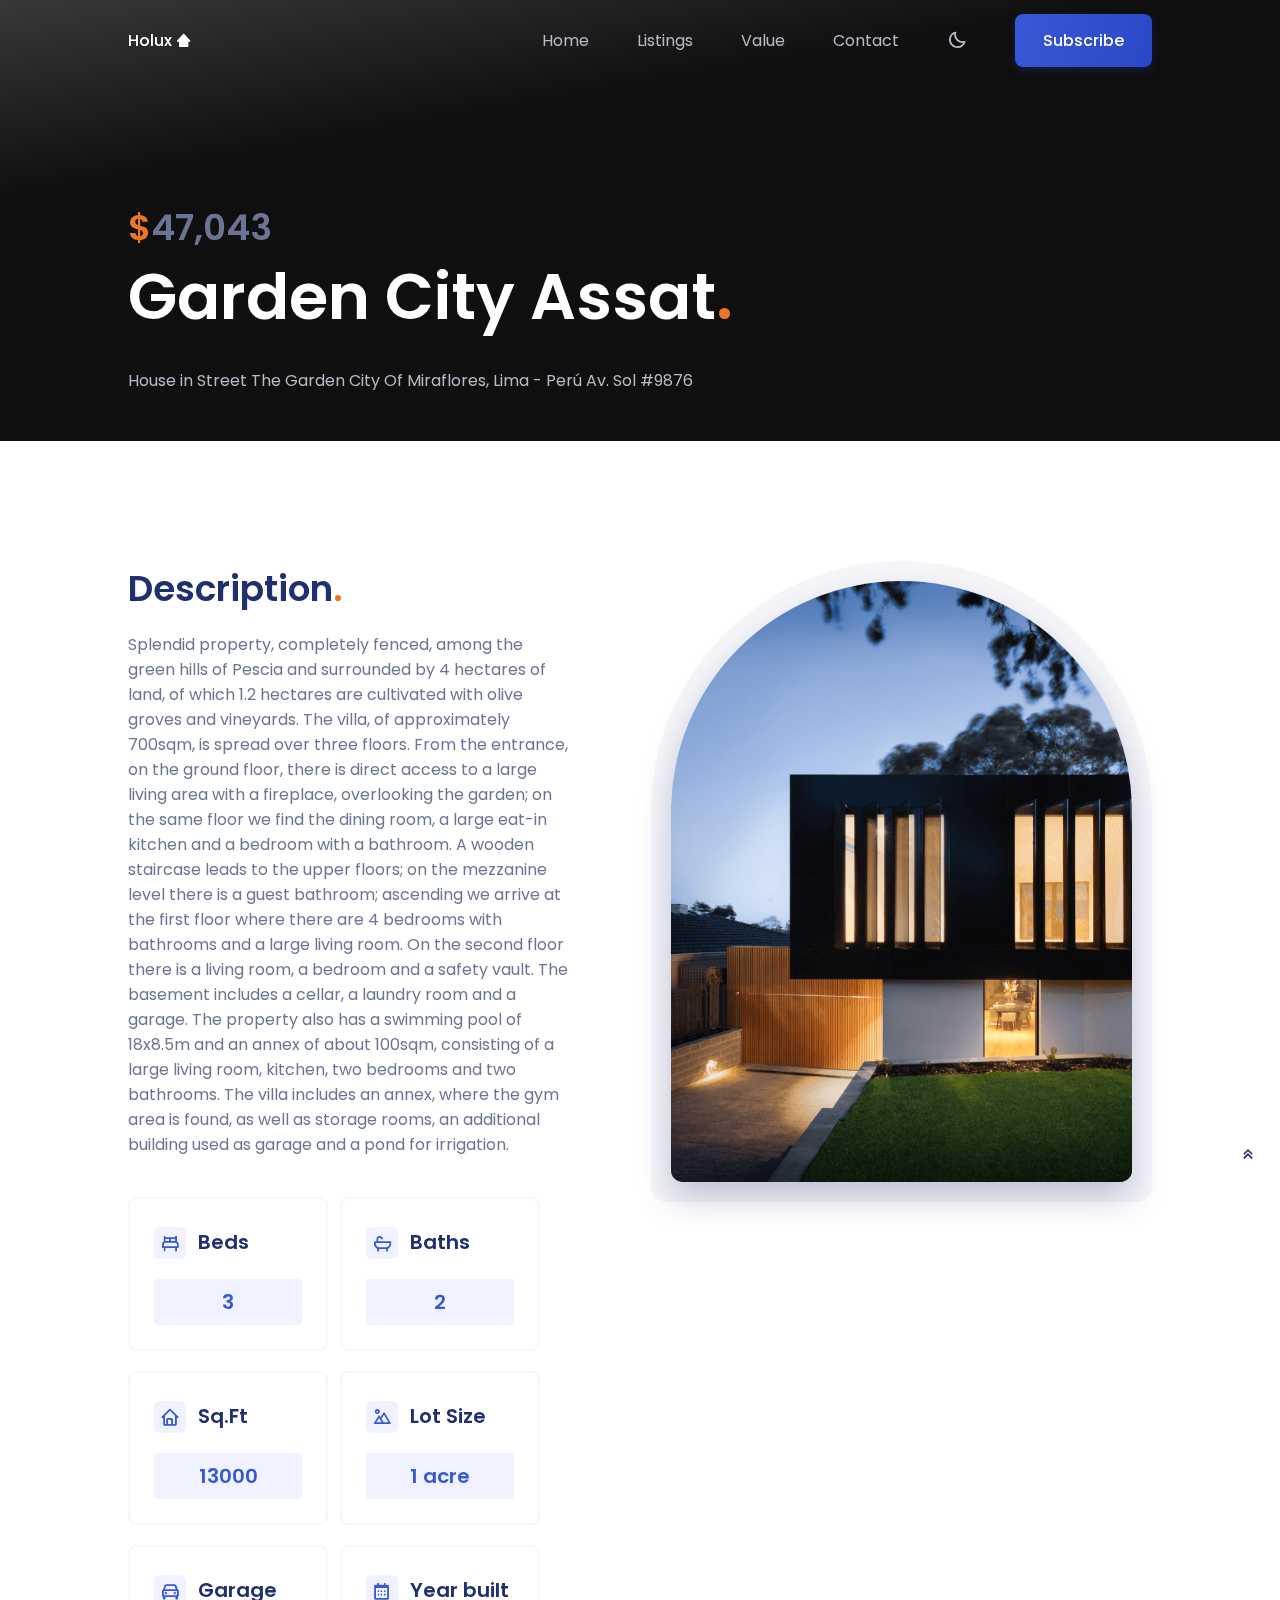
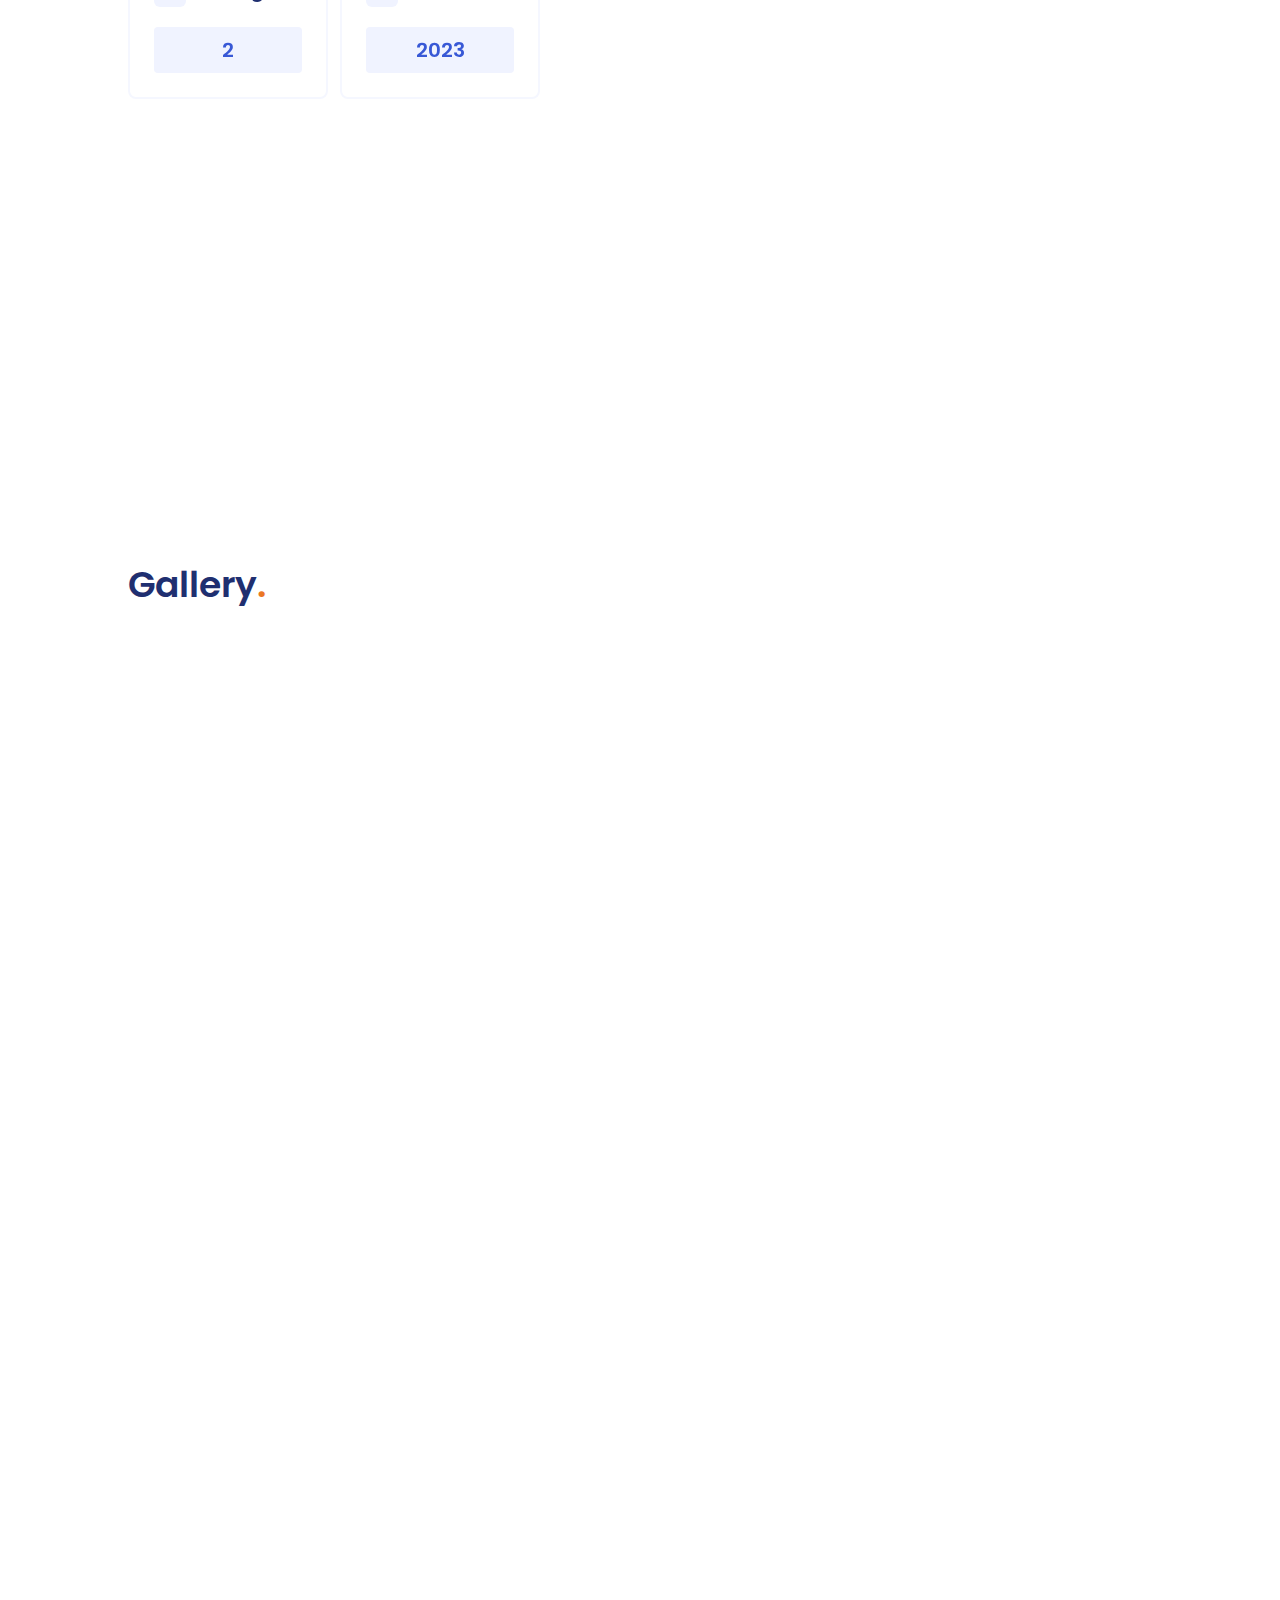
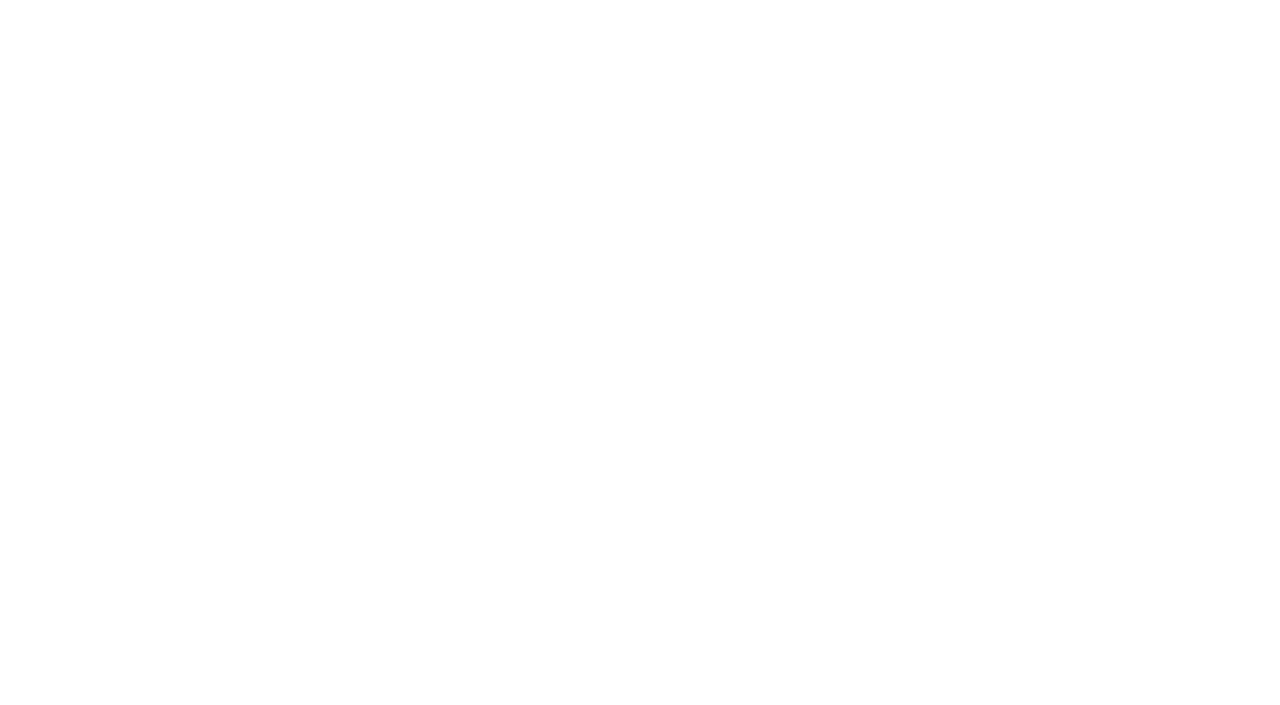
<file: single.html>
<!DOCTYPE html>
<html lang="en">
<head>
    <meta charset="UTF-8">
        <meta name="viewport" content="width=device-width, initial-scale=1.0">

        <!--=============== FAVICON ===============-->
        <link rel="shortcut icon" href="assets/img/favicon.png" type="image/x-icon">

        <!--=============== BOXICONS ===============-->
        <link href='https://unpkg.com/boxicons@2.1.4/css/boxicons.min.css' rel='stylesheet'>
        
        <!--=============== SWIPER CSS ===============-->
        <link rel="stylesheet" href="assets/css/swiper-bundle.min.css"/>

        <!--=============== CSS ===============-->
        <link rel="stylesheet" href="assets/css/styles.css">

        
        <title>Responsive listing website</title>
</head>
<body>
    <!--==================== HEADER ====================-->
        <header class="header" id="header">
            <nav class="nav container">
                <a href="#" class="nav__logo">
                    Holux <i class='bx bxs-home-alt-2'></i>
                </a>
                <div class="nav__menu">
                    <ul class="nav__list">
                        <li class="nav__item">
                            <a href="index.html" class="nav__link">
                                <i class='bx bx-home-alt-2' ></i>
                                <span>Home</span>
                            </a>
                        </li>
                        <li class="nav__item">
                            <a href="listings.html" class="nav__link">
                                <i class='bx bx-buildings' ></i>
                                <span>Listings</span>
                            </a>
                        </li>
                        <li class="nav__item">
                            <a href="about.html" class="nav__link">
                                <i class='bx bx-award' ></i>
                                <span>Value</span>
                            </a>
                        </li>
                        <li class="nav__item">
                            <a href="contact.html" class="nav__link">
                                <i class='bx bx-phone' ></i>
                                <span>Contact</span>
                            </a>
                        </li>
                    </ul>
                </div>
                <!--========== Theme change ==========-->
                <i class='bx bx-moon change-theme' id="theme-button" ></i>

                <a href="" class="button nav__button">Subscribe</a>
            </nav>
        </header>

            <!--==================== HOME ====================-->
            <section class="home section" id="home">
                <div class="home__container container ">
                    <h2 class="single__price">
                            <span>$</span>47,043
                        </h2>
                    <h1 class="home__title">
                       Garden City Assat<span>.</span>
                    </h1>
                    <div class="home__value">
                        <p class="home__description">House in Street The Garden City Of Miraflores, Lima - Perú Av. Sol #9876</p>
                    </div>
                </div>
            </section>

        <!--========== Contact Info ==========-->

        <section class="contact section" id="contact">
                <div class="contact__container container grid">
                    <div class="contact__images">
                        <div class="contact__orbe">
                            <div class="contact__img">
                                <img src="assets/img/contact.png" alt="">
                            </div>
                        </div>
                    </div>
                    <div class="contact__content">
                        <div class="contact__data">
                            <h2 class="section__title">
                                Description<span>.</span>
                            </h2>
                            <p class="s__description">
                                Splendid property, completely fenced, among the green hills of Pescia and surrounded by 4 hectares of land, of which 1.2 hectares are cultivated with olive groves and vineyards. The villa, of approximately 700sqm, is spread over three floors. From the entrance, on the ground floor, there is direct access to a large living area with a fireplace, overlooking the garden; on the same floor we find the dining room, a large eat-in kitchen and a bedroom with a bathroom.
A wooden staircase leads to the upper floors; on the mezzanine level there is a guest bathroom; ascending we arrive at the first floor where there are 4 bedrooms with bathrooms and a large living room. On the second floor there is a living room, a bedroom and a safety vault. The basement includes a cellar, a laundry room and a garage.
The property also has a swimming pool of 18x8.5m and an annex of about 100sqm, consisting of a large living room, kitchen, two bedrooms and two bathrooms. The villa includes an annex, where the gym area is found, as well as storage rooms, an additional building used as garage and a pond for irrigation.
                            </p>
                        </div>
                        <div class="contact__card">
                            <div class="contact__card-box">
                                <div class="contact__card-info">
                                    <i class='bx bx-bed bd'></i>
                                    <div>
                                        <h3 class="single__card-title">
                                            Beds
                                        </h3>
                                    </div>
                                </div>
                                <button class="button des__card-button">
                                    3
                                </button>
                            </div>
                            <div class="contact__card-box">
                                <div class="contact__card-info">
                                    <i class='bx bx-bath bt'></i>
                                    <div>
                                        <h3 class="single__card-title">
                                            Baths
                                        </h3>
                                    </div>
                                </div>
                                <button class="button des__card-button">
                                    2
                                </button>
                            </div>
                            <div class="contact__card-box">
                                <div class="contact__card-info">
                                    <i class='bx bx-home ar'></i>
                                    <div>
                                        <h3 class="single__card-title">
                                            Sq.Ft
                                        </h3>
                                    </div>
                                </div>
                                <button class="button des__card-button">
                                    13000
                                </button>
                            </div>
                            <div class="contact__card-box">
                                <div class="contact__card-info">
                                    <i class='bx bx-landscape'></i>
                                    <div>
                                        <h3 class="single__card-title">
                                            Lot Size
                                        </h3>
                                    </div>
                                </div>
                                <button class="button des__card-button">
                                    1 acre
                                </button>
                            </div>
                            <div class="contact__card-box">
                                <div class="contact__card-info">
                                    <i class='bx bx-car'></i>
                                    <div>
                                        <h3 class="single__card-title">
                                            Garage
                                        </h3>
                                    </div>
                                </div>
                                <button class="button des__card-button">
                                    2
                                </button>
                            </div>
                            <div class="contact__card-box">
                                <div class="contact__card-info">
                                    <i class='bx bx-calendar'></i>
                                    <div>
                                        <h3 class="single__card-title">
                                            Year built
                                        </h3>
                                    </div>
                                </div>
                                <button class="button des__card-button">
                                    2023
                                </button>
                            </div>
                        </div>
                    </div>
                </div>
            </section>

            <!--Features-->
            <section class="contact section" id="contact">
                <div class="contact__container container grid">
                    <div class="contact__content">
                        <div class="contact__data">
                            <h2 class="section__title">
                                Features<span>.</span>
                            </h2>
                            <p class="s__description">
                                Is there a problem finding your dream home? Need a guide in buying first home? or need a consultation on residential issues? just contact us.
                            </p>
                        </div>
                    </div>
                </div>
            </section>

            <!-- gallery -->
            <section class="polular section" id="popular">
                <div class="container">
                    <h2 class="section__title">
                        Gallery<span>.</span>
                    </h2>
                    <div class="popular__container swiper">
                        <div class="swiper-wrapper sli">
                            <article class="sl__card swiper-slide">
                               <img src="assets/img/popular1.jpg" alt="" class="popular__img">
                            </article>
                            <article class="sl__card swiper-slide">
                               <img src="assets/img/popular2.jpg" alt="" class="popular__img">
                            </article>
                            <article class="sl__card swiper-slide">
                               <img src="assets/img/popular3.jpg" alt="" class="popular__img">
                            </article>
                            <article class="sl__card swiper-slide">
                               <img src="assets/img/popular4.jpg" alt="" class="popular__img">
                            </article>
                            <article class="sl__card swiper-slide">
                               <img src="assets/img/popular5.jpg" alt="" class="popular__img">
                            </article>
                            <article class="sl__card swiper-slide">
                               <img src="assets/img/popular1.jpg" alt="" class="popular__img">
                            </article>
                            <article class="sl__card swiper-slide">
                               <img src="assets/img/popular2.jpg" alt="" class="popular__img">
                            </article>
                            <article class="sl__card swiper-slide">
                               <img src="assets/img/popular3.jpg" alt="" class="popular__img">
                            </article>
                            <article class="sl__card swiper-slide">
                               <img src="assets/img/popular4.jpg" alt="" class="popular__img">
                            </article>
                            <article class="sl__card swiper-slide">
                               <img src="assets/img/popular5.jpg" alt="" class="popular__img">
                            </article>
                            <article class="sl__card swiper-slide">
                               <img src="assets/img/popular1.jpg" alt="" class="popular__img">
                            </article>
                            <article class="sl__card swiper-slide">
                               <img src="assets/img/popular2.jpg" alt="" class="popular__img">
                            </article>
                            <article class="sl__card swiper-slide">
                               <img src="assets/img/popular3.jpg" alt="" class="popular__img">
                            </article>
                            <article class="sl__card swiper-slide">
                               <img src="assets/img/popular4.jpg" alt="" class="popular__img">
                            </article>
                            <article class="sl__card swiper-slide">
                               <img src="assets/img/popular5.jpg" alt="" class="popular__img">
                            </article>
                        </div>
                        <div class="swiper-button-next">
                            <i class='bx bx-chevron-right'></i>
                        </div>
                        <div class="swiper-button-prev">
                            <i class='bx bx-chevron-left'></i>
                        </div>
                    </div>
                </div>
            </section>

            <!--map-->
<!--             <section class="subscribe section">
                <div class="subscribe__container container">                    
                            <h2 class="section__title">
                                Location<span>.</span>
                            </h2>
                    <iframe src="https://goo.gl/maps/L11eskiKVTMQJWdH8" width="100%" height="450px" style="border-radius: 1rem;" allowfullscreen="true" loading="lazy" referrerpolicy="no-referrer-when-downgrade"></iframe>
                </div>
            </section> -->
          <!--contact form-->

            <section class="subscribe section">
                <div class="subscribe__container container">
                    <h1 class="subscribe__title">
                        Contact us to enquire
                    </h1>
                    <input type="text" class="feild" placeholder="Your Name">
                    <input type="email" class="feild" placeholder="Your Email">
                    <textarea class="feild area" placeholder="Message"></textarea>
                    <input type="submit" value="Submit" class="button subscribe__button">
                </div>
            </section>
               
          <footer class="footer section">
            <div class="footer__container container grid">
                <div>
                    <a href="#" class="footer__logo">
                       Holux <i class='bx bxs-home-alt-2'></i>
                    </a>
                    <p class="footer__description">
                        Our vision is to make all people the best place to live for them.
                    </p>
                </div>
                <div class="footer__content">
                    <div>
                        <h3 class="footer__title">
                            About
                        </h3>
                        <ul class="footer__links">
                            <li>
                                <a href="#" class="footer__link">About Us</a>
                            </li>
                            <li>
                                <a href="#" class="footer__link">Features</a>
                            </li>
                            <li>
                                <a href="#" class="footer__link">News & Blog</a>
                            </li>
                        </ul>
                    </div>
                    <div>
                        <h3 class="footer__title">
                            Company
                        </h3>
                        <ul class="footer__links">
                            <li>
                                <a href="#" class="footer__link">How We Work?</a>
                            </li>
                            <li>
                                <a href="#" class="footer__link">Capital</a>
                            </li>
                            <li>
                                <a href="#" class="footer__link">Security</a>
                            </li>
                        </ul>
                    </div>
                    <div>
                        <h3 class="footer__title">
                            Support
                        </h3>
                        <ul class="footer__links">
                            <li>
                                <a href="#" class="footer__link">FAQs</a>
                            </li>
                            <li>
                                <a href="#" class="footer__link">Support center</a>
                            </li>
                            <li>
                                <a href="#" class="footer__link">Contact Us</a>
                            </li>
                        </ul>
                    </div>
                    <div>
                        <h3 class="footer__title">
                            Follow us
                        </h3>
                        <ul class="footer__social">
                            <a href="https://www.facebook.com/" target="_blank" class="footer__social-link">
                                <i class='bx bxl-facebook-circle' ></i>
                            </a>
                            <a href="https://www.instagram.com/" target="_blank" class="footer__social-link">
                                <i class='bx bxl-instagram-alt' ></i>
                            </a>
                            <a href="https://www.pinterest.com/" target="_blank" class="footer__social-link">
                                <i class='bx bxl-pinterest' ></i>
                            </a>
                        </ul>
                    </div>
                </div>
            </div>

            <div class="footer__info container">
                <span class="footer__copy">
                    &#169; <a href="ibnulafif.com" target="_blank">Vympel IT</a>. All rigths reserved
                </span>
                <div class="footer__privacy">
                    <a href="#">Terms & Agreements</a>
                    <a href="#">Privacy Policy</a>
                </div>
            </div>
        </footer>


        <!--========== SCROLL UP ==========-->
        <a href="#" class="scrollup" id="scroll-up">
            <i class='bx bx-chevrons-up'></i>
        </a>

        <!--=============== SCROLLREVEAL ===============-->
        <script src="assets/js/scrollreveal.min.js"></script>

        <!--=============== SWIPER JS ===============-->
        <script src="https://cdn.jsdelivr.net/npm/swiper@9/swiper-bundle.min.js"></script>

        <script src="https://code.jquery.com/jquery-3.7.0.js" integrity="sha256-JlqSTELeR4TLqP0OG9dxM7yDPqX1ox/HfgiSLBj8+kM=" crossorigin="anonymous"></script>

        <!--=============== MAIN JS ===============-->
        <script src="assets/js/main.js"></script>


</body>
</html>
</file>
<file: assets/css/styles.css>
/*=============== GOOGLE FONTS ===============*/
@import url("https://fonts.googleapis.com/css2?family=Poppins:wght@400;500;600&display=swap");

/*=============== VARIABLES CSS ===============*/
:root {
  --header-height: 3.5rem;

  /*========== Colors ==========*/
  /*Color mode HSL(hue, saturation, lightness)*/
  --first-color: hsl(228, 66%, 53%);
  --first-color-alt: hsl(228, 66%, 47%);
  --first-color-light: hsl(228, 62%, 59%);
  --first-color-lighten: hsl(228, 100%, 97%);
  --second-color: hsl(25, 83%, 53%);
  --title-color: hsl(228, 57%, 28%);
  --text-color: hsl(228, 15%, 50%);
  --text-color-light: hsl(228, 12%, 75%);
  --border-color: hsl(228, 99%, 98%);
  --body-color: #fff;
  --container-color: #fff;

  /*========== Font and typography ==========*/
  /*.5rem = 8px | 1rem = 16px ...*/
  --body-font: 'Poppins', sans-serif;
  --biggest-font-size: 2.25rem;
  --h1-font-size: 1.5rem;
  --h2-font-size: 1.25rem;
  --h3-font-size: 1rem;
  --normal-font-size: .938rem;
  --small-font-size: .813rem;
  --smaller-font-size: .75rem;

  /*========== Font weight ==========*/
  --font-medium: 500;
  --font-semi-bold: 600;

  /*========== z index ==========*/
  --z-tooltip: 10;
  --z-fixed: 100;
}

/* Responsive typography */
@media screen and (min-width: 1024px) {
  :root {
    --biggest-font-size: 4rem;
    --h1-font-size: 2.25rem;
    --h2-font-size: 1.5rem;
    --h3-font-size: 1.25rem;
    --normal-font-size: 1rem;
    --small-font-size: .875rem;
    --smaller-font-size: .813rem;
  }
}

/*=============== BASE ===============*/
* {
  box-sizing: border-box;
  padding: 0;
  margin: 0;
}

html {
  scroll-behavior: smooth;
}

body {
  font-family: var(--body-font);
  font-size: var(--normal-font-size);
  background-color: var(--body-color);
  color: var(--text-color);
  transition: .3s; /* For animation dark mode */
}

h1, h2, h3 {
  color: var(--title-color);
  font-weight: var(--font-semi-bold);
}

ul {
  list-style: none;
}

a {
  text-decoration: none;
}

img {
  max-width: 100%;
  height: auto;
}

input,
button {
  font-family: var(--body-font);
  outline: none;
  border: none;
}


/*=============== THEME ===============*/
.change-theme{
  font-size: 1.25rem;
  color: #fff;
  cursor: pointer;
  transition: .3s;
}

.change-theme:hover{
  color: var(--first-color);
}

/*========== Variables Dark theme ==========*/
body.dark-theme{
  --first-color: hsl(228, 66%, 62%);
  --second-color: hsl(25, 57%, 54%);
  --title-color: hsl(228, 8%, 95%);
  --text-color: hsl(228, 8%, 70%);
  --border-color: hsl(228, 16%, 14%);
  --body-color: hsl(228, 12%, 8%);
  --container-color: hsl(228, 16%, 12%);
}

/*========== 
    Color changes in some parts of 
    the website, in dark theme 
==========*/
.dark-theme .home__search,
.dark-theme .swiper-button-next,
.dark-theme .swiper-button-prev{
  border: 3px solid var(--border-color);
}

.dark-theme .nav__menu,
.dark-theme .home__img,
.dark-theme .popular__card:hover,
.dark-theme .value__img,
.dark-theme .accordion-open,
.dark-theme .accordion-open .value__accordion-icon,
.dark-theme .accordion-open .value__accordion-arrow,
.dark-theme .contact__img,
.dark-theme .contact__card-box:hover,
.dark-theme .scrollup{
  box-shadow: none;
}

.dark-theme .value__orbe,
.dark-theme .value__accordion-icon,
.dark-theme .value__accordion-arrow,
.dark-theme .contact__orbe,
.dark-theme .contact__card i,
.dark-theme .contact__card-button,
.dark-theme .des__card-button,
.dark-theme .subscribe__container{
  background-color: var(--container-color);
}

.dark-theme .subscribe__container{
  border: 6px solid var(--border-color);
}

.dark-theme .subscribe__description{
  color: var(--text-color);
}

.dark-theme::-webkit-scrollbar{
  background-color: hsl(228, 4%, 15%);
}

.dark-theme::-webkit-scrollbar-thumb{
  background-color: hsl(228, 4%, 25%);
}

.dark-theme::-webkit-scrollbar-thumb:hover{
  background-color: hsl(228, 4%, 35%);
}

/*=============== REUSABLE CSS CLASSES ===============*/
.container {
  max-width: 1024px;
  margin-left: 1.5rem;
  margin-right: 1.5rem;
}

.grid {
  display: grid;
}

.section {
  padding: 4.5rem 0 2rem;
}

.section__title {
  font-size: var(--h2-font-size);
  margin-bottom: 1rem;
}

.section__title span {
  color: var(--second-color);
}

.section__subtitle {
  display: block;
  font-size: var(--small-font-size);
  color: var(--second-color);
}

.main {
  overflow: hidden; /* For the animations ScrollReveal*/
}

/*=============== HEADER & NAV ===============*/
.header{
  position: fixed;
  top: 0;
  left: 0;
  width: 100%;
  background-color: transparent;
  z-index: var(--z-fixed);
  transition: .4s;
}

.nav{
  height: var(--header-height);
  display: flex;
  justify-content: space-between;
  align-items: center;
}

.nav__logo{
  color: #fff;
  display: inline-flex;
  align-items: center;
  column-gap: .25rem;
  font-weight: var(--font-medium);
  transition: .3s;
}

.nav__logo i{
  font-size: 1rem;
}

.nav__logo:hover{
  color : var(--first-color);
}

@media screen and (max-width: 1023px){
  .nav__menu{
    position: fixed;
    bottom: 2rem;
    background-color: var(--container-color);
    box-shadow: 0 8px 24px hsla(228, 66%, 45%, .15);
    width: 90%;
    left: 0;
    right: 0;
    margin: 0 auto;
    padding: 1.3rem 3rem;
    border-radius: 1.25rem;
    transition: .4s;
  }

  .nav__list{
    display: flex;
    justify-content: space-between;
    align-items: center;
  }

  .nav__link{
    color: var(--text-color);
    display: flex;
    padding: .5rem;
    border-radius: 50%;
  }

  .nav__link i{
    font-size: 1.25rem;
  }

  .nav__link span{
    display: none;
  }
}
/* Change background header */
.scroll-header{
  background-color: var(--body-color);
  box-shadow: 0 1px 4px hsla(228, 4%, 15%, .1);
}

.scroll-header .nav__logo{
  color: var(--first-color);
}

.scroll-header .change-theme{
  color: var(--title-color);
}
/* Active link */
.active-link{
  background: linear-gradient(101deg, hsl(228, 66%, 53%), hsl(228, 66%, 47%));
  color: #fff;
  box-shadow: 0 4px 8px hsla(228, 66%, 45%, .25);
}

/*=============== HOME ===============*/
.home{
  background: linear-gradient(170deg, hsl(0, 0%, 22%) 0%, hsl(0, 0%, 6%) 30%);
  padding-bottom: 0;
}

.home__container{
  padding-top: 4rem;
  row-gap: 3.5rem;
}

.home__title,
.home__value-number{
  color: #fff;
}

.home__title{
  font-size: var(--biggest-font-size);
  line-height: 120%;
  margin-bottom: 1.25rem;
}

.home__description{
  color: var(--text-color-light);
  margin-bottom: 2rem;
}

.home__search{
  background-color: var(--body-color);
  padding: .35rem .35rem .35rem .75rem;
  display: flex;
  align-items: center;
  border-radius: .75rem;
  border: 3px solid var(--text-color-light);
  margin-bottom: 2rem;
  height: 4rem;
}

.home__search i{
  font-size: 1.25rem;
  color: var(--first-color);
}

.home__search-input{
  width: 90%;
  background-color: var(--body-color);
  color: var(--text-color);
  margin: 0 .5rem;
}

.home__search-input::placeholder{
  color: var(--text-color-light);
}

.home__value{
  display: flex;
  column-gap: 2.5rem;
}

.home__value-number{
  font-size: var(--h1-font-size);
  font-weight: var(--font-medium);
}

.home__value-number span{
  color: var(--second-color);
}

.home_value-description{
  display: flex;
  color: var(--text-color-light);
  font-size: var(--smaller-font-size);
}

.home__images{
  position: relative;
  display: flex;
  justify-content: center;
}

.home__orbe{
  width: 265px;
  height: 284px;
  background: linear-gradient(180deg, hsl(0, 0%, 16%) 93%, hsl(0, 0%, 67%) 100%);
  border-radius: 135px 135px 0 0;
}

.home__img{
  position: absolute;
  width: 250px;
  height: 300px;
  overflow: hidden;
  border-radius: 125px 125px 12px 12px;
  display: inline-flex;
  align-items: flex-end;
  bottom: -1.5rem;
  box-shadow: 0 16px 32px hsla(228, 66%, 25%, .25);
}
/*=============== BUTTON ===============*/
.button{
  display: inline-block;
  background: linear-gradient(101deg, hsl(228, 66%, 53%), hsl(228, 66%, 47%));
  color: #fff;
  padding: 14px 28px;
  border-radius: .5rem;
  font-size: var(--normal-font-size);
  font-weight: var(--font-medium);
  box-shadow: 0 4px 8px hsla(228, 66%, 45%, .25);
  transition: .3s;
  cursor: pointer;
}

.button:hover{
  box-shadow: 0 4px 12px hsla(228, 66%, 45%, .25);
}

.nav__button{
  display: none;
}
/*=============== LOGOS ===============*/
.logos__container{
  padding-top: 2rem;
  grid-template-columns: repeat(2, 1fr);
  gap: 3rem 2rem;
  justify-content: center;
}

.logos__img img{
  height: 60px;
  opacity: .2;
  transition: .3s;
}

.logos__img img:hover{
  opacity: .6;
}

/*=============== POPULAR ===============*/
.popular__container{
  padding: 1rem 0 5rem;
}

.popular__card{
  width: 290px;
  background-color: var(--container-color);
  padding: .5rem .5rem 1.5rem;
  border-radius: 1rem;
  margin: 0 auto;
  transition: .4s;
}

.popular__img{
  border-radius: 1rem;
  margin-bottom: 1rem;
}

.popular__data{
  padding: 0 1rem 0 .5rem;
}

.popular__price{
  font-size: var(--h2-font-size);
  color: var(--text-color);
  margin-bottom: .25rem;
}

.popular__price span{
  color: var(--second-color);
}

.popular__title{
  font-size: var(--h3-font-size);
  margin-bottom: .75rem;
}

.popular__description{
  font-size: var(--small-font-size);
}

.popular__card:hover{
  box-shadow: 0 12px 16px hsla(228, 66%, 45%, .1);
}
/* Swiper class */
.swiper-button-prev::after,
.swiper-button-next::after{
  content: '';
}

.swiper-button-prev,
.swiper-button-next{
  top: initial;
  bottom: 0;
  width: initial;
  height: initial;
  background-color: var(--container-color);
  border: 2px solid var(--text-color-light);
  padding: 6px;
  border-radius: .5rem;
  font-size: 1.5rem;
  color: var(--first-color);
}

.swiper-button-prev{
  left: calc(50% - 3rem);
}

.swiper-button-next{
  right: calc(50% - 3rem);
}
/*=============== VALUE ===============*/
.value__container{
  row-gap: 3rem;
}

.values__images{
  position: relative;
  display: flex;
  justify-content: center;
}

.value__orbe{
  width: 266px;
  height: 316px;
  background-color: hsl(228, 24%, 97%);
  border-radius: 135px 135px 16px 16px;
}

.value__img{
  position: absolute;
  width: 250px;
  height: 300px;
  overflow: hidden;
  border-radius: 125px 125px 12px 12px;
  inset: 0;
  margin: auto;
  box-shadow: 0 16px 32px hsla(228, 66%, 25%, .25);
}

.value__description{
  font-size: var(--small-font-size);
  margin-bottom: 2rem;
}

.value__accordion{
  display: grid;
  row-gap: 1.5rem;
}

.value__accordion-item{
  background-color: var(--body-color);
  border: 2px solid var(--border-color);
  border-radius: .5rem;
  padding: 1rem .75rem;
}

.value__accordion-header{
  display: flex;
  align-items: center;
  cursor: pointer;
}

.value__accordion-icon{
  background-color: var(--first-color-lighten);
  padding: 5px;
  border-radius: .25rem;
  font-size: 18px;
  color: var(--first-color);
  margin-right: .75rem;
  transition: .3s;
}

.value__accordion-title{
  font-size: var(--small-font-size);
}

.value__accordion-arrow{
  display: inline-flex;
  background-color: var(--first-color-lighten);
  padding: .25rem;
  color: var(--first-color);
  border-radius: 2px;
  font-size: 10px;
  margin-left: auto;
  transition: .3s;
}

.value__accordion-arrow i{
  transition: .4s;
}

.value__accordion-description{
  font-size: var(--smaller-font-size);
  padding: 1.25rem 2.5rem 0 2.75rem;
}

.value__accordion-content{
  overflow: hidden;
  height: 0;
  transition: all .25s ease;
}
/*Rotate icon and add shadows*/
.accordion-open{
  box-shadow: 0 12px 32px hsla(228, 66%, 45%, .1);
}

.accordion-open .value__accordion-icon{
  box-shadow: 0 4px 4px hsla(228, 66%, 45%, .1);
}

.accordion-open .value__accordion-arrow{
  box-shadow: 0 2px 4px hsla(228, 66%, 45%, .1);
}

.accordion-open .value__accordion-arrow i{
  transform: rotate(-180deg);
}
/*=============== CONTACT ===============*/
.contact__container{
  row-gap: 2rem;
}

.contact__images{
  position: relative;
  display: flex;
  justify-content: center;
}

.contact__orbe{
  width: 266px;
  height: 316px;
  background-color: hsl(228, 24%, 97%);
  border-radius: 135px 135px 16px 16px;
}

.contact__img{
  position: absolute;
  width: 250px;
  height: 300px;
  overflow: hidden;
  border-radius: 125px 125px 12px 12px;
  inset: 0;
  margin: auto;
  box-shadow: 0 16px 32px hsla(228, 66%, 25%, .25);
}

.contact__description{
  font-size: var(--small-font-size);
  margin-bottom: 2.5rem;
}

.contact__card{
  display: grid;
  grid-template-columns: repeat(2, 1fr);
  gap: 1.25rem .75rem;
}

.contact__card-box{
  background-color: var(--body-color);
  border: 2px solid var(--border-color);
  padding: 1.25rem .75rem;
  border-radius: .5rem;
  transition: .3s;
}

.contact__card-info{
  display: flex;
  align-items: flex-start;
  column-gap: .75rem;
  margin-bottom: 1.25rem;
}

.contact__card i{
  padding: 6px;
  background-color: var(--first-color-lighten);
  border-radius: 6px;
  font-size: 1.25rem;
  color: var(--first-color);
}

.contact__card-title{
  font-size: var(--normal-font-size);
}

.contact__card-description{
  font-size: var(--smaller-font-size);
}

.contact__card-button{
  font-size: var(--small-font-size);
  padding: 14px 0;
  width: 100%;
  border-radius: .25rem;
  background: var(--first-color-lighten);
  color: var(--first-color);
  font-weight: var(--font-semi-bold);
  box-shadow: none;
}

.contact__card-button:hover{
  background-color: var(--first-color);
  color: #fff;
}

.contact__card-box:hover{
  box-shadow: 0 8px 24px hsla(228, 66%, 45%, .1);
}
/*=============== SUBSCRIBE ===============*/
.subscribe{
  padding: 2.5rem 0;
}

.subscribe__container{
  background-color: var(--first-color);
  padding: 3rem 2rem;
  border-radius: 1.25rem;
  border: 6px solid var(--forst-color-light);
  text-align: center;
}

.subscribe__title{
  font-size: var(--h2-font-size);
  color: #fff;
  margin-bottom: 1rem;
}

.subscribe__description{
  color: hsl(228, 90%, 92%);
  font-size: var(--medium-font-size);
  margin-bottom: 2rem;
}

.subscribe__button{
  border: 2px solid #fff;
  background: var(--first-color-light);
  font-size: var(--small-font-size);
}

.subscribe__button:hover{
  background-color: var(--first-color);
}
/*=============== FOOTER ===============*/
.footer__container{
  row-gap: 2.5rem;
}

.footer__logo{
  color: var(--first-color);
  font-size: var(--h3-font-size);
  font-weight: var(--font-semi-bold);
  display: inline-flex;
  align-items: center;
  column-gap: .25rem;
  margin-bottom: .75rem;
}

.footer__logo i{
  font-size: 1.25rem;
}

.footer__description,
.footer__link{
  font-size: var(--small-font-size);
  font-weight: var(--font-medium);
}

.footer__content,
.footer__links{
  display: grid;
}

.footer__content{
  grid-template-columns: repeat(2, max-content);
  gap: 2.5rem 4rem;
}

.footer__title{
  font-size: var(--h3-font-size);
  margin-bottom: 1rem;
}

.footer__links{
  row-gap: .5rem;
}

.footer__link{
  color: var(--text-color);
  transition: .3s;
}

.footer__link:hover{
  color: var(--title-color);
}

.footer__social{
  display: flex;
  column-gap: 1rem;
}

.footer__social-link{
  font-size: 1.25rem;
  color: var(--text-color);
  transition: .3s;
}

.footer__social-link:hover{
  color: var(--title-color);
}

.footer__info,
.footer__privacy{
  display: flex;
}

.footer__info{
  padding-bottom: 6rem;
  margin-top: 5.5rem;
  flex-direction: column;
  text-align: center;
  row-gap: 1.5rem;
}

.footer__copy,
.footer__privacy a{
  font-size: var(--smaller-font-size);
  font-weight: var(--font-medium);
  color: var(--text-color);
}

.footer__privacy{
  justify-content: center;
  column-gap: 1.25rem;
}
/*=============== SCROLL BAR ===============*/
::-webkit-scrollbar{
  width: .6rem;
  border-radius: .5rem;
  background-color: hsl(228, 8%, 76%);
}

::-webkit-scrollbar-thumb{
  background-color: hsl(228, 8%, 64%);
  border-radius: .5rem;
}

::-webkit-scrollbar-thumb:hover{
  background-color: hsl(228, 8%, 54%);
}

/*=============== SCROLL UP ===============*/
.scrollup{
  position: fixed;
  right: 1rem;
  bottom: -30%;
  background-color: var(--container-color);
  box-shadow: 0 8px 12pc hsla(228, 66%, 45%, .1);
  display: inline-flex;
  padding: .35rem;
  border-radius: .25rem;
  color: var(--title-color);
  font-size: 1.25rem;
  z-index: var(--z-tooltip);
  transition: .3s;
}

.scrollup:hover{
  transform: translateY(-.25rem);
  color: var(--first-color);
}

/* Show Scroll Up*/
.show-scroll{
  bottom: 8rem;
}

/*=============== BREAKPOINTS ===============*/
/* For small devices */
@media screen and (max-width: 350px;) {
  .container{
    margin-left: 1rem;
    margin-right: 1rem;
  }

  .section{
    padding: 3.5rem 0 1rem;
  }

  .home{
    padding-bottom: 0;
  }

  .contact__card{
    grid-template-columns: repeat(1, 180px);
    justify-content: center;
  }
}

@media screen and (max-width: 320px){
  .nav__menu{
    padding: 1.3rem 1.5rem;
  }

  .home__value{
    column-gap: 1rem;
  }

  .home__img{
    width: 220px;
    height: 280px;
  }

  .home__orbe{
    width: 240px;
    height: 264px;
  }

  .logos__container{
    gap: 2rem 1rem;
  }

  .popular__card{
    width: 230px;
    padding: .5rem .5rem .75rem;
  }

  .value__img,
  .contact__img{
    width: 220px;
    height: 260px;
  }
  .value__orbe,
  .contact__orbe{
    width: 236px;
    height: 280px;
  }

  .subscribe__container{
    padding: 2rem 1rem;
  }

  .footer__content{
    gap: 2.5rem;
  }
}

/* For medium devices */
@media screen and (min-width: 576px){
  .nav__menu{
    width: 342px;
  }

  .home__search{
    width: 412px;
  }

  .footer__content{
    grid-template-columns: repeat(3, max-content);
  }
}

@media screen and (min-width: 767px){
  .home__container{
    grid-template-columns: repeat(2, 1fr);
    padding-top: 2rem;
  }
  .home__orbe{
    align-self: flex-end;
  }
  .home__data{
    padding-bottom: 2rem;
  }

  .logos__container{
    grid-template-columns: repeat(4, max-content);
    justify-content: center;
  }

  .value__container,
  .contact__container{
    grid-template-columns: repeat(2, 1fr);
    align-items: center;
  }

  .contact__images{
    order: 1;
  }
  .contact__card{
    justify-content: initial;
  }

  .subscrib__container{
    padding: 3rem 13rem;
  }

  .footer__container{
    grid-template-columns: repeat(2, max-content);
    justify-content: space-between;
  }
}

/* For large devices */
@media screen and (min-width: 1023px){
  .section{
    padding: 7.5rem 0 1rem;
  }
  .section__title{
    font-size: 2.25rem;
  }
  .section__subtitle{
    font-size: var(--normal-font-size);
  }

  .nav{
    height: calc(var(--header-height) + 1.5rem);
  }
  .nav__menu{
    width: initial;
    margin-left: auto;
  }
  .nav__list{
    display: flex;
    column-gap: 3rem;
  }
  .nav__link{
    color: var(--text-color-light);
  }
  .nav__link i{
    display: none;
  }
  .nav__button{
    display: inline-block;
  }

  .active-link{
    background: none;
    box-shadow: none;
    color: var(--first-color);
    font-weight: var(--font-medium);
  }

  .change-theme{
    margin: 0 3rem;
    color: var(--text-color-light);
  }

  .scroll-header .nav__link,
  .scroll-header .change-theme{
    color: var(--text-color);
  }
  .scroll-header .active-link{
    color: var(--first-color);
  }

  .home{
    padding-bottom: 0;
  }
  .home__container{
    padding-top: 5rem;
    column-gap: 2rem;
  }

  .home__data{
    padding-bottom: 4rem;
  }

  .home__title{
    margin-bottom: 2rem;
  }
  .home__description,
  .home__search{
    margin-bottom: 3rem;
  }
  .home_-value{
    column-gap: 3.5rem;
  }
  .home__orbe{
    width: 504px;
    height: 611px;
    border-radius: 256px 256px 0 0;
  }
  .home__img{
    width: 472px;
    height: 634px;
    border-radius: 236px 236px 12px 12px;
    bottom: -2.5rem;
  }

  .logos__img img{
    height: 100px;
  }

  .popular__container{
    padding-top: 3rem;
  }
  .popular__card{
    width: 320px;
    padding: .75rem .75rem 2rem;
  }
  .popular__data{
    padding: 0 .25rem 0 .75rem;
  }

  .value__container,
  .contact__container{
    align-items: flex-start;
    column-gap: 5rem;
  }
  .value__orbe,
  .contact__orbe{
    width: 501px;
    height: 641px;
    border-radius: 258px 258px 16px 16px;
  }
  .value__img,
  .contact__img{
    width: 461px;
    height: 601px;
    border-radius: 238px 238px 12px 12px;
  }
  .value__img img,
  .contact__img img{
    max-width: initial;
    width: 490px;
  }
  .value__description,
  .conatact__description{
    font-size: var(--normal-font-size);
    margin-bottom: 2.5rem;
  }
  .value__accordion-title{
    font-size: var(--normal-font-size);
  }
  .value__accordion-item{
    padding: 1.25rem 1.25rem 1.25rem 1rem;
  }
  .value__accordion-description{
    padding-bottom: 1rem;
    font-size: var(--small-font-size);
  }

  .contact__card{
    grid-template-columns: repeat(2, 200px);
  }
  .contact__card-box{
    padding: 28px 1.5rem 1.5rem;
  }

  .suscribe__container{
    padding: 4rem 10rem 4.5rem;
    border-radius: 2rem;
    border: 12px solid var(--first-color-light);
  }
  .subscribe__title{
    font-size: 2.5rem;
    margin-bottom: 1.5rem;
  }
  .subscribe__description{
    font-size: var(--normal-font-size);
    padding: 0 2rem;
  }
  .subscribe__button{
    font-size: var(--normal-font-size);
  }

  .footer__content{
    grid-template-columns: repeat(4, max-content);
  }
  .footer__title{
    margin-bottom: 1.5rem;
  }
  .footer__links{
    row-gap: 1rem;
  }
  .footer__info{
    flex-direction: row;
    justify-content: space-between;
    padding-bottom: 2rem;
  }

  .show-scroll{
    bottom: 3rem;
    right: 3rem;
  }
}

@media screen and (min-width: 1040px){
  .container{
    margin-left: auto;
    margin-right: auto;
  }

  .home__container{
    column-gap: 4rem;
  }
}

/* For 2K & 4K resolutions */
@media screen and (min-width: 2048px){
  body{
    zoom: 1.5;
  }
}

@media screen and (min-width: 3840px){
  body{
    zoom: 2;
  }
}

/* Extra */
.footer__description{
  max-width: 360px;
}

.feild{
  width: 100%;
  padding: .5rem 1rem;
  outline: none;
  border: 2px solid rgba(0, 0, 0, 0);
  border-radius: 8px;
  background-color: #5E78DE;
  font-size: 1.1rem;
  margin-bottom: 22px;
  transition: .3s;
}
.feild:hover{
  background-color: rgb(55, 58, 74);
}
.feild:focus{
  background-color: #fff;
}
.area{
  min-height: 150px;
}
::placeholder{ /* Chrome, Firefox, Opera, Safari 10.1+ */
  color: #fff;
  opacity: 1; /* Firefox */
  font-family: poppins, sans-serif;
}

.headimg{
  width: 100%;
  height: 100%;
}
textarea{
  font-family: poppins, sans-serif;
}
a{
  color: inherit;
}

/*post-filter*/

.post-filter{
  display: flex;
  justify-content: center;
  align-items: center;
  column-gap: 1.5rem;
  margin-top: 2rem !important;
  margin-bottom: 2rem;
}
.filter-item{
  font-size: 0.9rem;
  font-weight: 500;
  cursor: pointer;
}
.active-filter{
  background-color: var(--first-color);
  color: var(--title-color);
  padding: 4px 10px;
  border-radius: 4px;
}
.post{
  display: grid;
  grid-template-columns: repeat(auto-fit, minmax(280px, auto));
  justify-content: center;
  gap: 1.5rem;
}
.catagory{
  color: var(--second-color);
}
.popular__title .bd,
.popular__title .bt{
  font-size: 1rem;
  margin-right: .5rem;
}
.popular__title .ar{
  font-size: 1rem;
}
.font{
  font-family: poppins;
}
.single__card-title{
  font-size: var(--h3-font-size);
}

.single__price{
  font-size: var(--h1-font-size);
  color: var(--text-color);
  margin-bottom: .25rem;
}

.single__price span{
  color: var(--second-color);
}

.des__card-button{
  font-size: var(--h3-font-size);
  padding: 8px 0;
  width: 100%;
  border-radius: .25rem;
  background: var(--first-color-lighten);
  color: var(--first-color);
  font-weight: var(--font-semi-bold);
  box-shadow: none;
}

.des__card-button:hover{
  background-color: var(--first-color);
  color: #fff;
}
.sl__card{
  width: 580px;
  height: 360px;
  background-color: var(--body-color);
  padding: .5rem .5rem .5rem .5rem;
  border-radius: 1rem;
  margin: 0 auto;
  transition: .4s;
}
.sl__card a{
  justify-content: center;
}
.sli{
  padding-bottom: 3rem;
}
.s__description{
  font-size: var(--medium-font-size);
  margin-bottom: 2.5rem;
}
.home__title span{
  color: var(--second-color);
}
</file>
